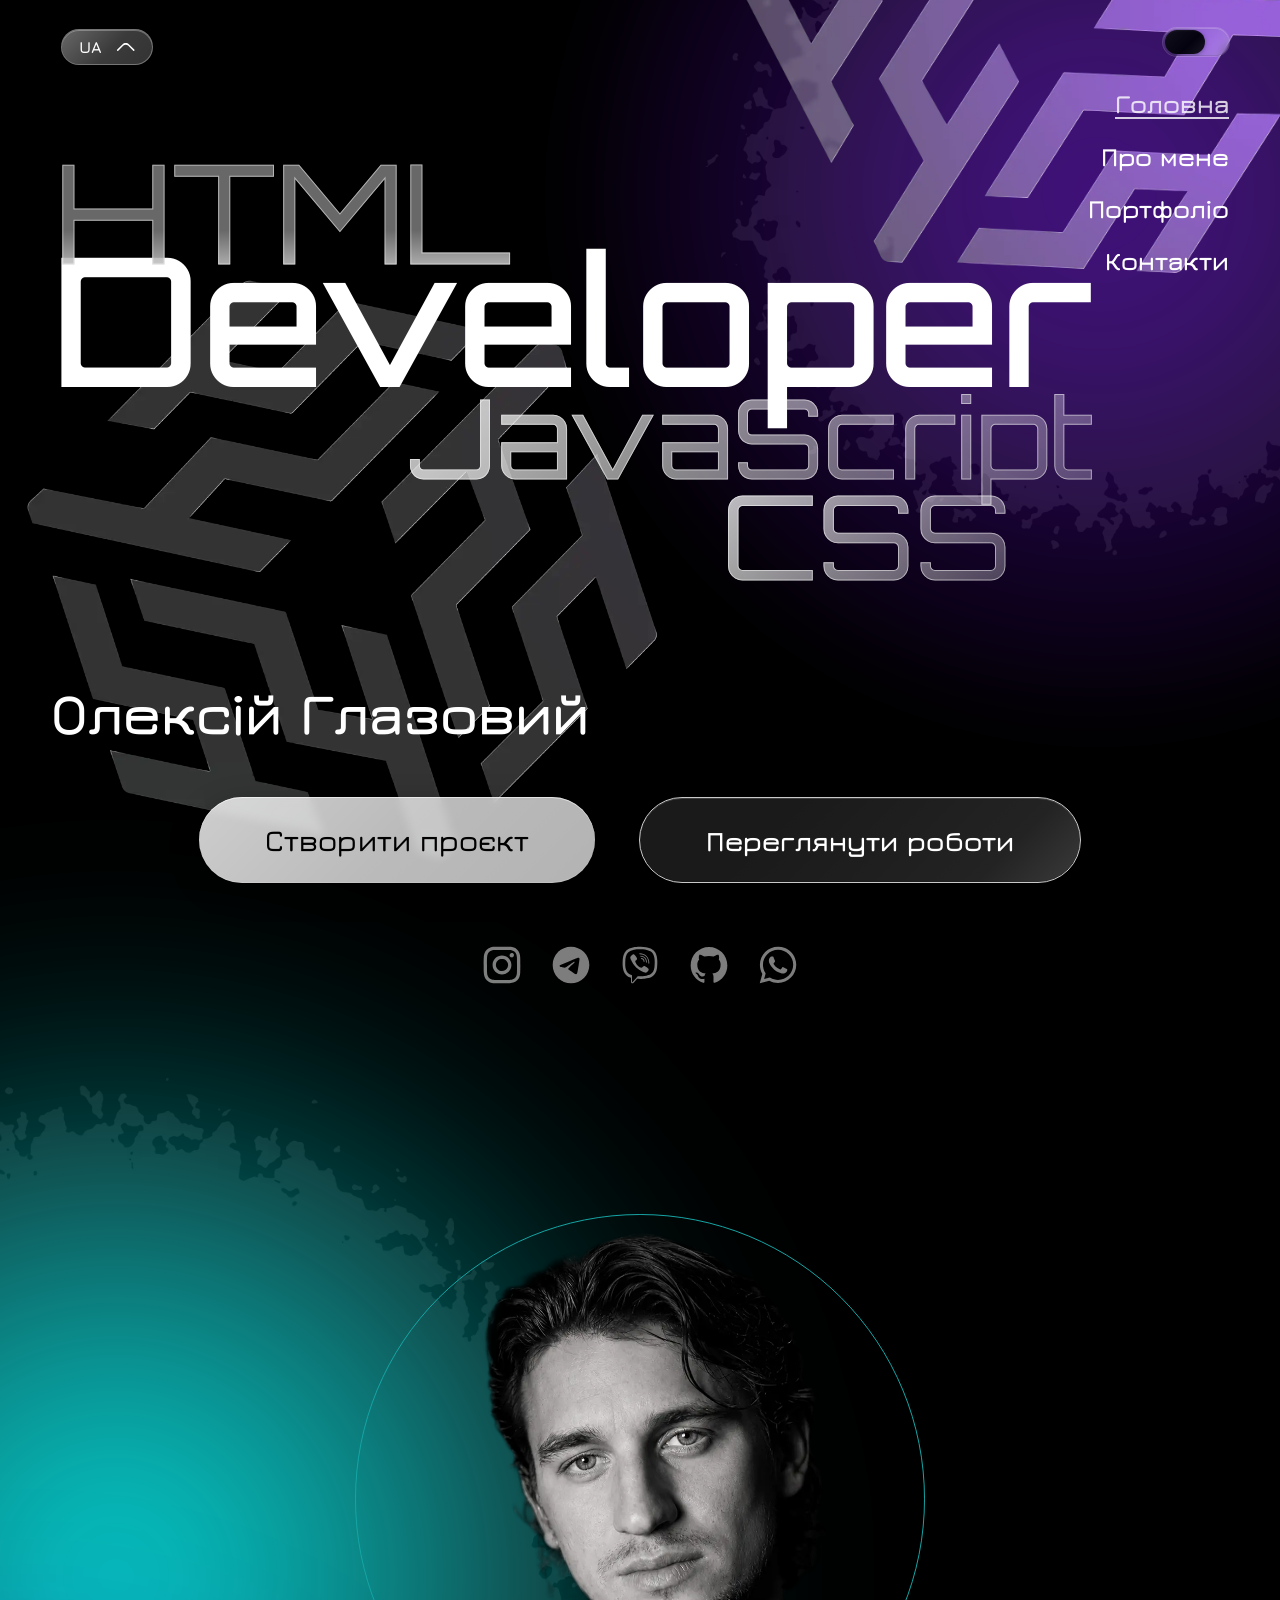
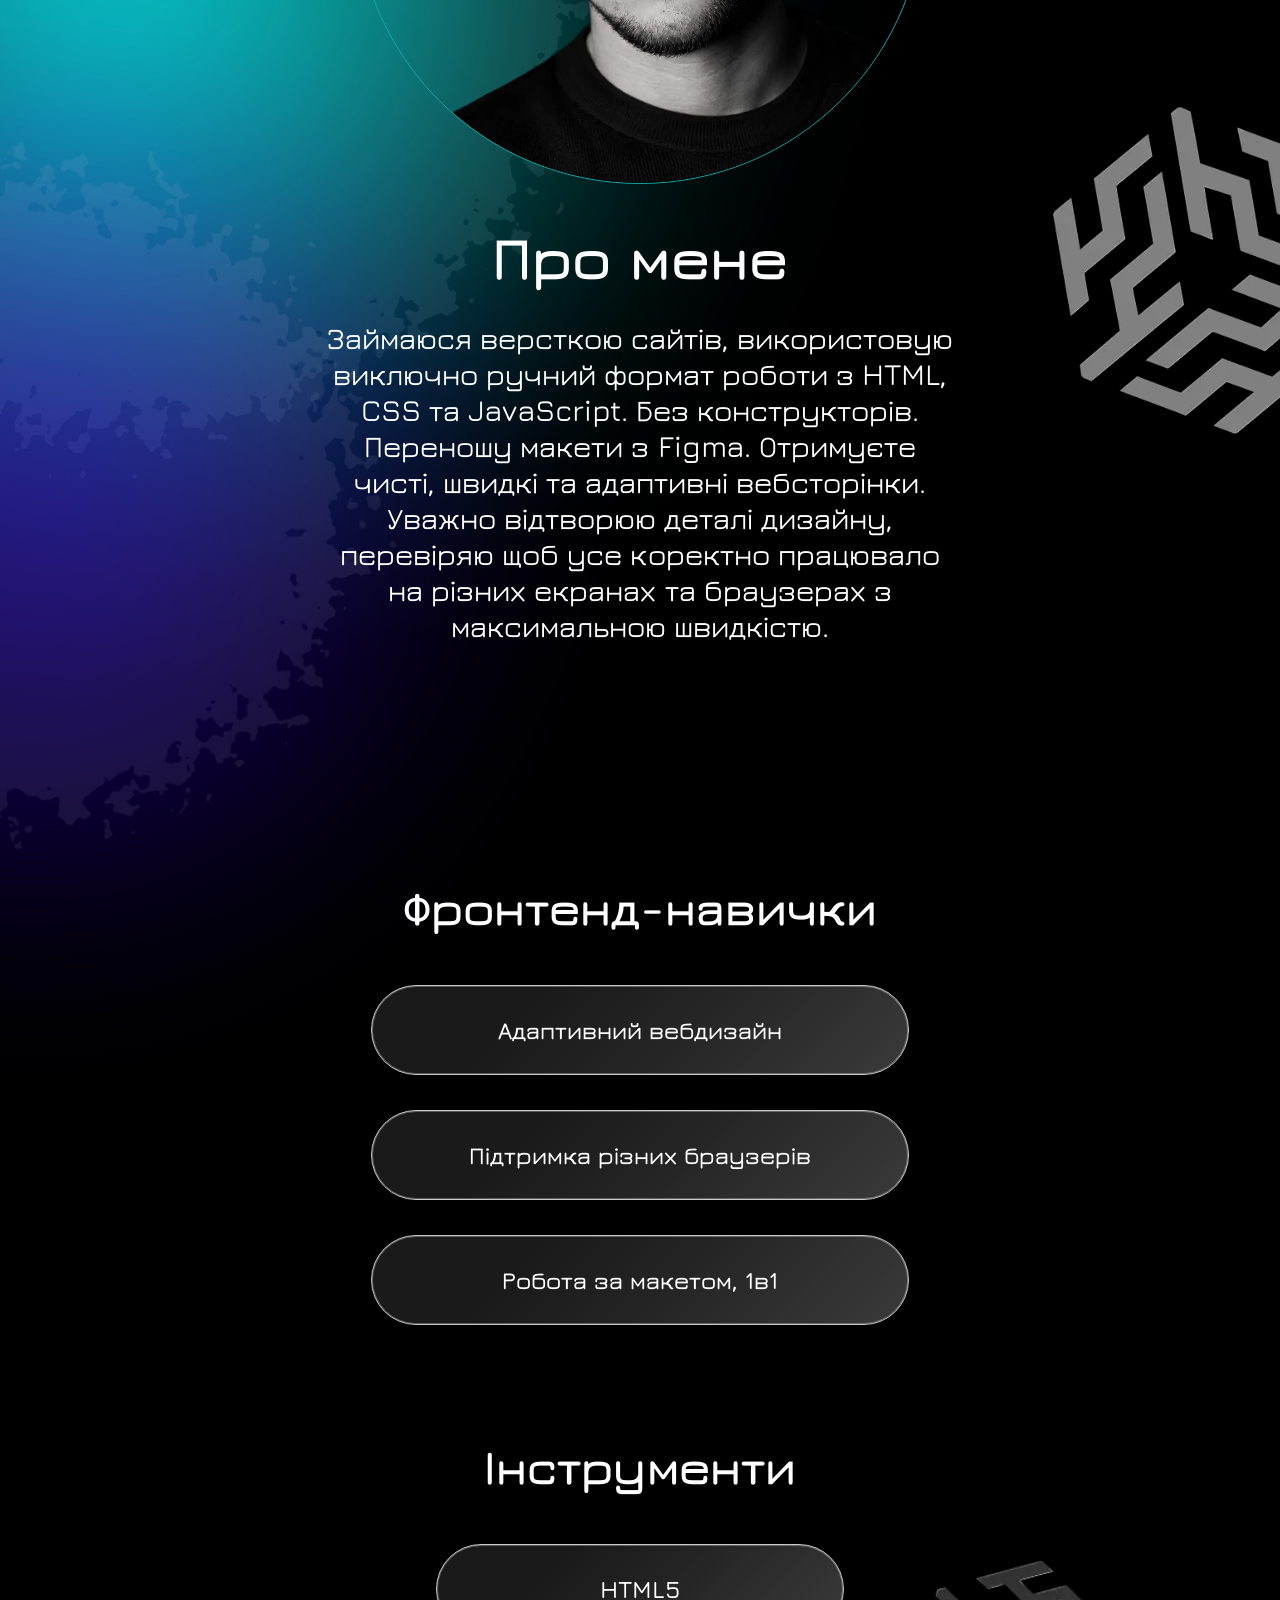
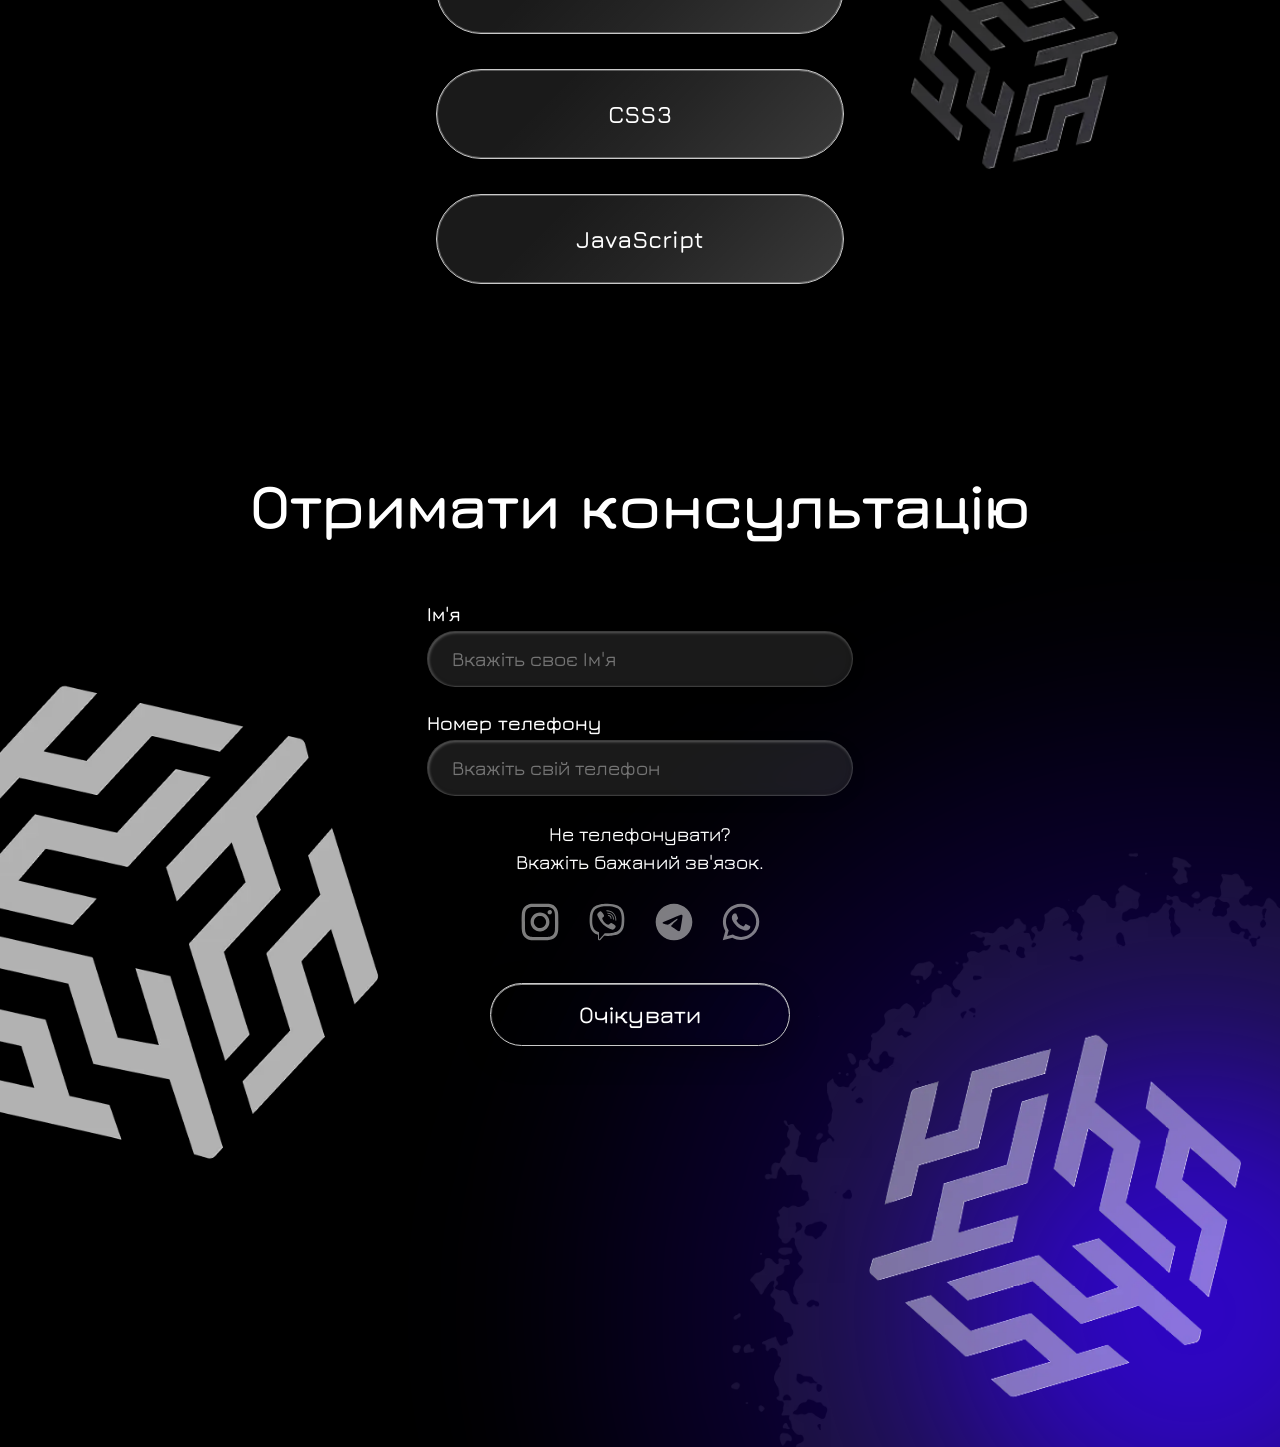
<file: index.html>
<!doctype html>
<html lang="uk">
  <head>
    <meta charset="UTF-8" />
    <meta name="viewport" content="width=device-width, initial-scale=1.0" />
    <meta name="description" content="Портфоліо Front-end розробника. Спеціалізуюся на створенні адаптивних веб-інтерфейсів за допомогою HTML, CSS та JavaScript. Перегляньте мої проєкти." />
    <title>Портфоліо Front-end розробника</title>

    <link rel="icon" type="image/webp" href="img/favicon.webp" />

    <!-- CSS -->
    <link rel="stylesheet" href="initial.css" />
    <link
      rel="preload"
      href="style.css"
      as="style"
      onload="
        this.onload = null;
        this.rel = 'stylesheet';
      "
    />

    <noscript>
      <link rel="stylesheet" href="style.css" />
    </noscript>
  </head>
  <body class="preload">
    <header>
      <div class="container">
        <div class="header-cont">
          <div class="lang-swapper">
            <div>
              <span data-lang="ua">UA</span>
              <svg width="18" height="8" viewBox="0 0 18 8" fill="none" xmlns="http://www.w3.org/2000/svg">
                <path
                  d="M0.243671 6.5581C-0.0619049 6.86368 -0.0829334 7.38209 0.196703 7.71602C0.476339 8.04994 0.950747 8.07292 1.25632 7.76734L6.42788 2.59577C7.70338 1.32028 9.79659 1.32028 11.0721 2.59577L16.2437 7.76734C16.5492 8.07292 17.0237 8.04994 17.3033 7.71601C17.5829 7.38209 17.5619 6.86368 17.2563 6.5581L12.0847 1.38653C10.236 -0.462173 7.26393 -0.462172 5.41523 1.38653L0.243671 6.5581Z"
                  fill="white"
                />
              </svg>
            </div>
            <ul>
              <li data-lang="en">EN</li>
              <li data-lang="pl">PL</li>
              <li data-lang="ru">RU</li>
            </ul>
          </div>

          <div class="wrap-btn-swap">
            <input type="checkbox" id="btn-swap" />
            <label for="btn-swap">
              <span></span>
            </label>
          </div>

          <nav>
            <ul>
              <li>
                <a href="#" id="pageHome" data-i18n="pageHome" class="st">Головна</a>
              </li>
              <li>
                <a href="#" id="pageAbout" data-i18n="pageAbout">Про мене</a>
              </li>
              <li>
                <a href="#" id="pageWorks" data-i18n="pageWorks">Портфоліо</a>
              </li>
              <li>
                <a href="#" id="pageCont" data-i18n="pageCont">Контакти</a>
              </li>
            </ul>

            <div class="decor-nine">
              <div class="wrap">
                <div class="cube">
                  <img
                    width="450"
                    height="450"
                    data-light="img/decoration/dark/w-cube7l-nav.webp"
                    data-dark="img/decoration/cube7l-nav.webp"
                    src="img/decoration/cube7l-nav.webp"
                    loading="lazy"
                    alt=""
                  />
                </div>
                <span></span>
                <div class="texture">
                  <img
                    width="1400"
                    height="1400"
                    data-light="img/decoration/dark/w-texture5l-nav.svg"
                    data-dark="img/decoration/texture5l-nav.webp"
                    src="img/decoration/texture5l-nav.webp"
                    loading="lazy"
                    alt=""
                  />
                </div>
              </div>
            </div>
          </nav>

          <div class="decor-one">
            <div class="wrap">
              <div class="cube">
                <img width="700" height="700" data-light="img/decoration/dark/w-cube1.webp" data-dark="img/decoration/cube1.webp" src="img/decoration/cube1.webp" fetchpriority="high" alt="" />
              </div>
              <span></span>
              <div class="texture">
                <img
                  width="872"
                  height="805"
                  data-light="img/decoration/dark/w-texture1.webp"
                  data-dark="img/decoration/texture1.webp"
                  src="img/decoration/texture1.webp"
                  fetchpriority="high"
                  alt=""
                />
              </div>
            </div>
          </div>
        </div>
      </div>
    </header>
    <main>
      <div class="container p-cont-one">
        <section class="hero">
          <div class="decor-two">
            <div class="cube">
              <img width="850" height="850" data-light="img/decoration/dark/w-cube2.webp" data-dark="img/decoration/cube2.webp" src="img/decoration/cube2.webp" alt="" />
              <img width="850" height="850" data-light="img/decoration/dark/w-cube2l.webp" data-dark="img/decoration/cube2l.webp" src="img/decoration/cube2l.webp" alt="" />
            </div>
          </div>
          <div class="bl-l">
            <div class="hero-title">
              <h2>HTML</h2>
              <h1>Developer</h1>
              <h4>JavaScript</h4>
              <h3>CSS</h3>
            </div>
          </div>

          <div class="bl-r">
            <div class="hero-inf">
              <div class="hero-inf-text" data-i18n="heroName">Олексій Глазовий</div>
              <div class="hero-wrap-btn-cta">
                <button id="btnCreateProject" data-i18n="btnCreateProject" type="button">Створити проект</button>
                <button id="btnShowWorks" data-i18n="btnShowWorks">Переглянути роботи</button>
              </div>
            </div>

            <div class="hero-social">
              <ul>
                <li>
                  <a href="https://www.instagram.com/affa.green/" target="_blank" rel="noopener noreferrer" aria-label="Instagram">
                    <svg width="44" height="44" viewBox="0 0 44 44" fill="none" xmlns="http://www.w3.org/2000/svg">
                      <path
                        d="M14.4071 3.79503C12.4565 3.887 11.1244 4.19836 9.95979 4.65578C8.75468 5.12557 7.73305 5.75578 6.71662 6.77588C5.70035 7.79597 5.07426 8.81821 4.60798 10.0255C4.15668 11.1924 3.85082 12.5257 3.76465 14.4774C3.67848 16.4291 3.65939 17.0566 3.66901 22.0353C3.67848 27.0137 3.70048 27.6378 3.79505 29.5937C3.88825 31.5439 4.19839 32.8757 4.65596 34.0406C5.12651 35.2459 5.75596 36.267 6.77651 37.2838C7.79691 38.3005 8.81839 38.9251 10.0284 39.3921C11.1944 39.8428 12.528 40.15 14.4794 40.2354C16.4308 40.321 17.0589 40.3409 22.0361 40.3312C27.0133 40.3218 27.64 40.2996 29.5952 40.2069C31.5508 40.1141 32.8754 39.8017 34.0408 39.3463C35.246 38.8748 36.268 38.2463 37.2839 37.2256C38.2999 36.2047 38.9255 35.1817 39.3915 33.9738C39.8433 32.8078 40.1502 31.4744 40.2348 29.5243C40.3204 27.5674 40.3406 26.9427 40.3311 21.9649C40.3215 16.9869 40.299 16.3628 40.2063 14.4077C40.1135 12.4526 39.8029 11.125 39.3457 9.95931C38.8745 8.75404 38.2457 7.73364 37.2257 6.71614C36.2056 5.69864 35.1817 5.07348 33.9745 4.60857C32.8076 4.15711 31.4749 3.84957 29.5234 3.76524C27.572 3.68091 26.9439 3.65906 21.9649 3.66884C16.9859 3.67831 16.3626 3.6997 14.4071 3.79503ZM14.6213 36.9373C12.8338 36.8595 11.8632 36.5625 11.2164 36.3139C10.3599 35.9839 9.74972 35.585 9.10515 34.9466C8.46043 34.3083 8.06458 33.6959 7.73015 32.8413C7.47898 32.1944 7.17648 31.2249 7.09291 29.4374C7.00201 27.5055 6.98291 26.9254 6.97222 22.0307C6.96153 17.1362 6.98032 16.5567 7.06496 14.6241C7.14135 12.8381 7.44018 11.8664 7.68829 11.2199C8.01829 10.3623 8.41582 9.75321 9.05565 9.1091C9.69548 8.46484 10.306 8.06807 11.1614 7.73364C11.8076 7.48141 12.777 7.1815 14.5637 7.09641C16.4972 7.00474 17.0765 6.98641 21.9704 6.97571C26.8643 6.96502 27.4452 6.98335 29.3794 7.0686C31.1653 7.14621 32.1375 7.44214 32.7833 7.69193C33.64 8.02193 34.2499 8.41824 34.894 9.05929C35.5383 9.70004 35.9354 10.3084 36.2698 11.1656C36.5223 11.8099 36.8224 12.779 36.9067 14.5669C36.9987 16.5003 37.0196 17.0801 37.0283 21.9736C37.0372 26.8671 37.0199 27.4482 36.9352 29.3803C36.8572 31.1678 36.5608 32.1387 36.3118 32.7863C35.9818 33.6425 35.5841 34.253 34.9438 34.8968C34.3037 35.5407 33.694 35.9373 32.8381 36.2718C32.1928 36.5237 31.2222 36.8244 29.437 36.9095C27.5034 37.0004 26.9241 37.0195 22.0283 37.0302C17.1326 37.0408 16.5547 37.021 14.6213 36.9373ZM29.5671 12.2015C29.5679 12.6366 29.6976 13.0618 29.94 13.4232C30.1824 13.7846 30.5265 14.066 30.9288 14.2318C31.3312 14.3976 31.7736 14.4404 32.2003 14.3547C32.6269 14.2691 33.0186 14.0588 33.3257 13.7505C33.6328 13.4422 33.8416 13.0498 33.9257 12.6228C34.0098 12.1959 33.9653 11.7536 33.798 11.3519C33.6307 10.9502 33.348 10.6071 32.9857 10.3661C32.6234 10.1251 32.1977 9.9969 31.7626 9.99781C31.1792 9.99902 30.6203 10.2318 30.2086 10.6451C29.7969 11.0583 29.5662 11.6182 29.5671 12.2015ZM12.5867 22.0184C12.5969 27.2177 16.8195 31.4229 22.0176 31.4131C27.216 31.4032 31.4241 27.181 31.4144 21.9817C31.4044 16.7824 27.1809 12.5759 21.9819 12.5862C16.7828 12.5964 12.5769 16.8196 12.5867 22.0184ZM15.8889 22.0118C15.8866 20.8031 16.2426 19.6209 16.9121 18.6146C17.5816 17.6083 18.5345 16.8232 19.6502 16.3584C20.766 15.8937 21.9945 15.7703 23.1804 16.0037C24.3663 16.2371 25.4563 16.817 26.3127 17.6699C27.169 18.5229 27.7532 19.6106 27.9913 20.7956C28.2295 21.9805 28.1109 23.2095 27.6506 24.3271C27.1903 25.4447 26.409 26.4006 25.4053 27.0741C24.4017 27.7476 23.2209 28.1084 22.0123 28.1108C21.2097 28.1125 20.4147 27.9561 19.6726 27.6505C18.9305 27.3449 18.2559 26.8961 17.6873 26.3297C17.1186 25.7633 16.6671 25.0905 16.3586 24.3496C16.05 23.6088 15.8904 22.8144 15.8889 22.0118Z"
                        fill="white"
                        fill-opacity="0.7"
                      />
                    </svg>
                  </a>
                </li>

                <li>
                  <a href="https://t.me/WhooisFinch" target="_blank" rel="noopener noreferrer" aria-label="Telegram">
                    <svg width="44" height="44" viewBox="0 0 44 44" fill="none" xmlns="http://www.w3.org/2000/svg">
                      <path
                        d="M21.9145 3.66671C17.0671 3.68933 12.4259 5.63085 9.00617 9.06657C5.58649 12.5023 3.6667 17.1525 3.66675 22C3.66675 26.8623 5.59829 31.5255 9.03646 34.9637C12.4746 38.4018 17.1378 40.3334 22.0001 40.3334C26.8624 40.3334 31.5255 38.4018 34.9637 34.9637C38.4019 31.5255 40.3334 26.8623 40.3334 22C40.3334 17.1377 38.4019 12.4746 34.9637 9.03642C31.5255 5.59825 26.8624 3.66671 22.0001 3.66671C21.9716 3.66664 21.943 3.66664 21.9145 3.66671ZM29.4954 14.7034C29.6481 14.7003 29.9858 14.7385 30.2058 14.9173C30.352 15.0442 30.4452 15.2214 30.467 15.4138C30.4915 15.5559 30.522 15.8813 30.4976 16.1349C30.2226 19.0346 29.0279 26.0685 28.4198 29.315C28.1631 30.69 27.6574 31.1499 27.167 31.1942C26.1037 31.2935 25.2955 30.4914 24.2642 29.8161C22.6509 28.7574 21.7388 28.0989 20.1729 27.0662C18.3624 25.8745 19.5358 25.2175 20.567 24.1481C20.8374 23.867 25.5277 19.5999 25.6194 19.2134C25.6301 19.1645 25.6408 18.9842 25.5338 18.8895C25.4269 18.7948 25.268 18.8268 25.1534 18.8528C24.9915 18.8895 22.4141 20.5945 17.4213 23.9632C16.688 24.4674 16.0265 24.7118 15.4322 24.6966C14.7783 24.6843 13.5194 24.3284 12.5829 24.0243C11.434 23.65 10.5219 23.453 10.6013 22.8189C10.6426 22.4889 11.0979 22.1513 11.9656 21.806C17.3098 19.4777 20.8726 17.9423 22.657 17.2013C27.7476 15.0838 28.8063 14.7156 29.4954 14.7034Z"
                        fill="white"
                        fill-opacity="0.7"
                      />
                    </svg>
                  </a>
                </li>

                <li>
                  <a href="#" target="_blank" rel="noopener noreferrer" aria-label="Viber">
                    <svg width="44" height="44" viewBox="0 0 44 44" fill="none" xmlns="http://www.w3.org/2000/svg">
                      <path
                        d="M21.0833 3.66666C18.1393 3.70943 11.8143 4.19221 8.28052 7.43568C5.6558 10.0635 4.72997 13.9028 4.63372 18.6649C4.53747 23.4254 4.41219 32.3522 13.0166 34.7722H13.0212L13.0151 38.4633C13.0151 38.4633 12.9586 39.956 13.947 40.2615C15.1341 40.6312 15.8323 39.4976 16.972 38.2724C17.5939 37.6001 18.457 36.6162 19.1064 35.8585C24.9883 36.3565 29.5136 35.2229 30.03 35.0564C31.2155 34.6714 37.9377 33.8097 39.0316 24.886C40.1622 15.6887 38.4816 9.86791 35.4566 7.24624C34.5461 6.40596 30.8641 3.73235 22.6615 3.69721C22.6615 3.69721 22.058 3.65902 21.0772 3.67124L21.0833 3.66666ZM21.1719 6.25318C22.0045 6.24707 22.5164 6.27916 22.5164 6.27916C29.4555 6.30971 32.7784 8.39971 33.55 9.09943C36.109 11.2918 37.4152 16.5367 36.4619 24.2199V24.2229C35.5391 31.6754 30.085 32.1429 29.0797 32.4653C28.6519 32.6028 24.6766 33.5912 19.6793 33.2658C19.6793 33.2658 15.9576 37.7575 14.795 38.9247C14.6116 39.108 14.3977 39.1799 14.2572 39.1447C14.0586 39.0943 14.0036 38.8575 14.0051 38.5122L14.0357 32.3736C6.76038 30.3569 7.18358 22.7608 7.26761 18.784C7.35011 14.8057 8.09719 11.5454 10.317 9.35305C13.3115 6.6443 18.6801 6.26999 21.1795 6.25166L21.1719 6.25318ZM21.7525 10.2285C21.4973 10.2285 21.2895 10.4347 21.288 10.6899C21.288 10.945 21.4912 11.1528 21.7464 11.1558C24.2275 11.1711 26.2472 11.9762 27.9002 13.588C29.5395 15.1861 30.3752 17.3586 30.3951 20.2094C30.3982 20.4646 30.609 20.6678 30.8641 20.6678C31.1177 20.6647 31.3225 20.4569 31.3225 20.2033C31.3011 17.1722 30.3783 14.7094 28.548 12.925C26.73 11.1528 24.4337 10.2468 21.7525 10.2285ZM15.7025 11.2903C15.4122 11.2414 15.0914 11.2979 14.7614 11.469L14.7461 11.4721C14.0891 11.8494 13.4994 12.3307 12.9952 12.896C12.9922 12.9021 12.9861 12.9021 12.983 12.9082C12.5751 13.4017 12.3414 13.8829 12.2802 14.3565C12.268 14.4268 12.265 14.4986 12.2695 14.5704C12.2695 14.7782 12.3032 14.9829 12.3689 15.1815L12.3887 15.1968C12.595 15.9301 13.1114 17.1462 14.2297 19.1751C14.8714 20.3485 15.6093 21.4668 16.4389 22.5149C16.8514 23.0404 17.2944 23.543 17.768 24.0182L17.9697 24.2199C18.4433 24.6904 18.9475 25.1365 19.473 25.549C20.5211 26.3786 21.6394 27.118 22.8127 27.7597C24.8416 28.8796 26.0608 29.3944 26.7911 29.6022L26.8064 29.6236C27.005 29.6878 27.2112 29.7214 27.4205 29.7199C27.4908 29.7229 27.5611 29.7199 27.6314 29.7076C28.105 29.6526 28.5893 29.4174 29.0797 29.0049C29.0858 29.0049 29.0843 29.0018 29.0919 28.9972C29.6572 28.493 30.1354 27.8972 30.5127 27.2433L30.5173 27.228C30.8611 26.568 30.7465 25.9417 30.2423 25.5169C30.2362 25.5169 29.1759 24.6308 28.658 24.2489C28.108 23.8593 27.5427 23.4972 26.9576 23.1642C26.1784 22.7287 25.3809 23.0022 25.0509 23.43L24.368 24.2917C24.0166 24.724 23.3643 24.6675 23.3643 24.6675C18.5976 23.4514 17.3219 18.6251 17.3219 18.6251C17.3219 18.6251 17.2654 17.9743 17.7008 17.6229L18.5609 16.9385C18.9841 16.61 19.2576 15.8125 18.8207 15.0318C18.4891 14.4467 18.127 13.8768 17.7359 13.3283C17.354 12.8089 16.474 11.7501 16.4679 11.7471C16.2586 11.495 15.9943 11.3422 15.7009 11.2933L15.7025 11.2903ZM22.5622 12.6347C22.3208 12.6378 22.1191 12.8242 22.1039 13.0655C22.0886 13.3207 22.2795 13.5422 22.5347 13.5605C24.3069 13.6904 25.6162 14.2725 26.5757 15.3175C27.5382 16.3686 27.9965 17.6458 27.9598 19.2439C27.9568 19.5005 28.1584 19.7114 28.4182 19.7175C28.6718 19.7221 28.8841 19.5189 28.8918 19.2637C28.93 17.4686 28.3815 15.9133 27.2616 14.6896C26.1311 13.4521 24.5468 12.7753 22.6019 12.6332H22.5652L22.5622 12.6347ZM23.2695 15.125C23.0251 15.128 22.8265 15.319 22.8112 15.5635C22.799 15.8186 22.9945 16.0371 23.2512 16.0524C24.0502 16.0951 24.588 16.3197 24.9516 16.6971C25.3183 17.0714 25.5444 17.6443 25.5872 18.4754C25.6025 18.7305 25.8164 18.9261 26.073 18.9139C26.3282 18.9017 26.5237 18.6847 26.5115 18.4296C26.4657 17.4457 26.183 16.6299 25.6254 16.0508C25.0647 15.4733 24.2611 15.1739 23.3032 15.1235H23.2757L23.2695 15.125Z"
                        fill="white"
                        fill-opacity="0.7"
                      />
                    </svg>
                  </a>
                </li>

                <li>
                  <a href="https://github.com/mrGreenTitan" target="_blank" rel="noopener noreferrer" aria-label="GitHub">
                    <svg width="44" height="44" viewBox="0 0 44 44" fill="none" xmlns="http://www.w3.org/2000/svg">
                      <path
                        d="M22.0001 4.12042C11.8709 4.12042 3.66675 12.3292 3.66675 22.4538C3.66675 30.5556 8.91925 37.426 16.2022 39.8475C17.1188 40.0201 17.4549 39.4533 17.4549 38.966C17.4549 38.5306 17.4397 37.3771 17.432 35.8493C12.3323 36.9554 11.2567 33.3896 11.2567 33.3896C10.4226 31.2736 9.21716 30.7083 9.21716 30.7083C7.55647 29.5717 9.3455 29.5946 9.3455 29.5946C11.1865 29.7229 12.1536 31.4829 12.1536 31.4829C13.7883 34.2864 16.4451 33.4767 17.4931 33.0076C17.6581 31.8221 18.1302 31.0139 18.6542 30.5556C14.5827 30.0972 10.3034 28.5206 10.3034 21.4958C10.3034 19.4945 11.0138 17.8597 12.1902 16.5764C11.984 16.1135 11.3652 14.2496 12.3506 11.7242C12.3506 11.7242 13.8861 11.2322 17.3923 13.6033C18.859 13.1954 20.4173 12.9938 21.9756 12.9846C23.534 12.9938 25.0923 13.1954 26.559 13.6033C30.0423 11.2322 31.5777 11.7242 31.5777 11.7242C32.5631 14.2496 31.9444 16.1135 31.7611 16.5764C32.9298 17.8597 33.6402 19.4945 33.6402 21.4958C33.6402 28.5389 29.3548 30.0896 25.2756 30.5403C25.9173 31.0903 26.5131 32.2147 26.5131 33.9319C26.5131 36.3856 26.4902 38.3564 26.4902 38.9522C26.4902 39.4335 26.8111 40.0064 27.7506 39.8231C35.0855 37.4183 40.3334 30.5433 40.3334 22.4538C40.3334 12.3292 32.1247 4.12042 22.0001 4.12042Z"
                        fill="white"
                        fill-opacity="0.7"
                      />
                    </svg>
                  </a>
                </li>

                <li>
                  <a href="https://wa.me/380669053822" target="_blank" rel="noopener noreferrer" aria-label="WhatsApp">
                    <svg width="44" height="44" viewBox="0 0 44 44" fill="none" xmlns="http://www.w3.org/2000/svg">
                      <path
                        d="M30.3599 25.6392C29.9062 25.4116 27.6741 24.3147 27.2585 24.1619C26.8414 24.0106 26.5389 23.9358 26.2349 24.3911C25.9339 24.8448 25.0631 25.8669 24.7988 26.1694C24.5345 26.4734 24.2687 26.5101 23.8149 26.284C23.3612 26.0548 21.8976 25.5766 20.1635 24.0305C18.8145 22.8266 17.9024 21.3401 17.6381 20.8848C17.3738 20.4311 17.6106 20.1851 17.8367 19.959C18.0414 19.7558 18.292 19.4288 18.5181 19.1645C18.7457 18.8987 18.8206 18.7093 18.9734 18.4052C19.1246 18.1027 19.0498 17.8384 18.9352 17.6108C18.8206 17.3831 17.9131 15.148 17.5357 14.239C17.166 13.3544 16.7917 13.4751 16.5137 13.4598C16.2494 13.4476 15.9469 13.4445 15.6428 13.4445C15.3403 13.4445 14.8484 13.5576 14.4328 14.0129C14.0173 14.4666 12.8439 15.5651 12.8439 17.8002C12.8439 20.0338 14.471 22.1926 14.6971 22.4966C14.9248 22.7991 17.8994 27.3855 22.4537 29.3517C23.5369 29.8193 24.3817 30.0988 25.0417 30.3066C26.1295 30.6534 27.1195 30.6045 27.9002 30.4869C28.7726 30.357 30.586 29.3884 30.9649 28.3281C31.3438 27.2679 31.3438 26.3588 31.2292 26.1694C31.1162 25.9799 30.8152 25.8669 30.3599 25.6392ZM22.0763 36.9494H22.0702C19.3657 36.9496 16.7109 36.2225 14.3839 34.8441L13.8324 34.5172L8.117 36.0174L9.64172 30.4441L9.28269 29.8727C7.77086 27.4653 6.97107 24.6793 6.97575 21.8366C6.97727 13.5102 13.753 6.73606 22.0824 6.73606C26.1157 6.73606 29.9077 8.30967 32.7585 11.1636C34.1651 12.5639 35.28 14.2294 36.0387 16.0635C36.7973 17.8976 37.1847 19.864 37.1784 21.8488C37.1738 30.1752 30.3996 36.9494 22.0763 36.9494ZM34.9295 8.99564C33.2462 7.30122 31.2433 5.95771 29.037 5.04297C26.8307 4.12824 24.4647 3.66046 22.0763 3.66675C12.0617 3.66675 3.91102 11.8174 3.90644 21.8351C3.90644 25.0373 4.74213 28.1631 6.33255 30.9177L3.75366 40.3334L13.3863 37.8065C16.0501 39.2577 19.0352 40.0183 22.0687 40.0187H22.0763C32.0894 40.0187 40.2416 31.868 40.2462 21.8488C40.2535 19.4613 39.7875 17.0961 38.8749 14.8899C37.9623 12.6836 36.6213 10.6803 34.9295 8.99564Z"
                        fill="white"
                        fill-opacity="0.7"
                      />
                    </svg>
                  </a>
                </li>
              </ul>
            </div>
          </div>
        </section>

        <section class="about" id="sectAbout">
          <div class="decor-three">
            <div class="wrap">
              <span></span>
              <div class="texture">
                <img loading="lazy" width="1116" height="1116" data-light="img/decoration/dark/w-texture2.svg" data-dark="img/decoration/texture2.webp" src="img/decoration/texture2.webp" alt="" />
              </div>
            </div>
          </div>
          <div class="decor-four">
            <div class="wrap">
              <span></span>
              <div class="texture">
                <img loading="lazy" width="850" height="850" data-light="img/decoration/dark/w-texture3.svg" data-dark="img/decoration/texture3.webp" src="img/decoration/texture3.webp" alt="" />
              </div>
            </div>
          </div>
          <div class="decor-six">
            <div class="cube">
              <img loading="lazy" width="520" height="520" data-light="img/decoration/dark/w-cube4.webp" data-dark="img/decoration/cube4.webp" src="img/decoration/cube4.webp" alt="" />
            </div>
          </div>
          <div class="bl-l">
            <div data-i18n="aboutMeTitle">Про мене</div>
            <p data-i18n="aboutMep">
              Займаюся версткою сайтів, використовую виключно ручний формат роботи з HTML, CSS та JavaScript. Без конструкторів. Переношу макети з Figma. Отримуєте чисті, швидкі та адаптивні
              вебсторінки. Уважно відтворюю деталі дизайну, перевіряю щоб усе коректно працювало на різних екранах та браузерах з максимальною швидкістю.
            </p>
          </div>
          <div class="bl-r">
            <div class="wrap-pers">
              <img loading="lazy" width="556" height="556" src="img/img-about.webp" alt="" />
              <img loading="lazy" width="556" height="556" src="img/img-about-mob.webp" alt="" />
            </div>
          </div>
        </section>

        <section class="skills">
          <div class="decor-seven">
            <div class="cube">
              <img loading="lazy" width="300" height="300" data-light="img/decoration/dark/w-cube5.webp" data-dark="img/decoration/cube5.webp" src="img/decoration/cube5.webp" alt="" />
            </div>
          </div>
          <div class="bl-l">
            <div data-i18n="skillsOne">Фронтенд-навички</div>
            <ul>
              <li data-i18n="skillsOneLiOne">Адаптивний вебдизайн</li>
              <li data-i18n="skillsOneLiTwo">Підтримка різних браузерів</li>
              <li data-i18n="skillsOneLiThree">Робота за макетом, 1в1</li>
            </ul>
          </div>

          <div class="bl-r">
            <div data-i18n="skillsTwo">Інструменти</div>
            <ul>
              <li data-i18n="skillsTwoLiOne">HTML5</li>
              <li data-i18n="skillsTwoLiTwo">CSS3</li>
              <li data-i18n="skillsTwoLiThree">JavaScript</li>
            </ul>
          </div>
        </section>

        <section class="contact">
          <div class="decor-five">
            <div class="wrap">
              <div class="cube">
                <img loading="lazy" width="550" height="550" data-light="img/decoration/dark/w-cube3.webp" data-dark="img/decoration/cube3.webp" src="img/decoration/cube3.webp" alt="" />
              </div>
              <span></span>
              <div class="texture">
                <img loading="lazy" width="1000" height="1000" data-light="img/decoration/dark/w-texture4.svg" data-dark="img/decoration/texture4.webp" src="img/decoration/texture4.webp" alt="" />
              </div>
            </div>
          </div>
          <div class="decor-eight">
            <div class="cube">
              <img loading="lazy" width="700" height="700" data-light="img/decoration/dark/w-cube6.webp" data-dark="img/decoration/cube6.webp" src="img/decoration/cube6.webp" alt="" />
            </div>
          </div>
          <form id="clForm" action="https://formspree.io/f/xvkowjll" method="post">
            <div class="wrap-cont">
              <div class="bl-contact" data-i18n="contactTitle">Отримати консультацію</div>

              <div class="wrap-inputs">
                <div class="wrap-inp-name">
                  <label data-i18n="inpNameLabel" for="inpName">Ім'я</label>
                  <input id="inpName" type="text" name="name" data-i18n-placeholder="namePlaceholder" placeholder="Вкажіть своє Ім'я" required />
                </div>
                <div class="wrap-inp-phone">
                  <label data-i18n="inpPhoneLabel" for="inpPhone">Номер телефону</label>
                  <input id="inpPhone" type="text" name="phone" data-i18n-placeholder="phonePlaceholder" placeholder="Вкажіть свій телефон" />
                </div>
              </div>

              <div class="wrap-forcontacts">
                <div class="wrap-forcont-text" data-i18n="forCont">
                  Не телефонувати?
                  <br />
                  Вкажіть бажаний зв'язок.
                </div>
                <div class="wrap-forcont-socials">
                  <span class="inst">
                    <svg width="44" height="44" viewBox="0 0 44 44" fill="none" xmlns="http://www.w3.org/2000/svg">
                      <path
                        d="M14.4071 3.79503C12.4565 3.887 11.1244 4.19836 9.95979 4.65578C8.75468 5.12557 7.73305 5.75578 6.71662 6.77588C5.70035 7.79597 5.07426 8.81821 4.60798 10.0255C4.15668 11.1924 3.85082 12.5257 3.76465 14.4774C3.67848 16.4291 3.65939 17.0566 3.66901 22.0353C3.67848 27.0137 3.70048 27.6378 3.79505 29.5937C3.88825 31.5439 4.19839 32.8757 4.65596 34.0406C5.12651 35.2459 5.75596 36.267 6.77651 37.2838C7.79691 38.3005 8.81839 38.9251 10.0284 39.3921C11.1944 39.8428 12.528 40.15 14.4794 40.2354C16.4308 40.321 17.0589 40.3409 22.0361 40.3312C27.0133 40.3218 27.64 40.2996 29.5952 40.2069C31.5508 40.1141 32.8754 39.8017 34.0408 39.3463C35.246 38.8748 36.268 38.2463 37.2839 37.2256C38.2999 36.2047 38.9255 35.1817 39.3915 33.9738C39.8433 32.8078 40.1502 31.4744 40.2348 29.5243C40.3204 27.5674 40.3406 26.9427 40.3311 21.9649C40.3215 16.9869 40.299 16.3628 40.2063 14.4077C40.1135 12.4526 39.8029 11.125 39.3457 9.95931C38.8745 8.75404 38.2457 7.73364 37.2257 6.71614C36.2056 5.69864 35.1817 5.07348 33.9745 4.60857C32.8076 4.15711 31.4749 3.84957 29.5234 3.76524C27.572 3.68091 26.9439 3.65906 21.9649 3.66884C16.9859 3.67831 16.3626 3.6997 14.4071 3.79503ZM14.6213 36.9373C12.8338 36.8595 11.8632 36.5625 11.2164 36.3139C10.3599 35.9839 9.74972 35.585 9.10515 34.9466C8.46043 34.3083 8.06458 33.6959 7.73015 32.8413C7.47898 32.1944 7.17648 31.2249 7.09291 29.4374C7.00201 27.5055 6.98291 26.9254 6.97222 22.0307C6.96153 17.1362 6.98032 16.5567 7.06496 14.6241C7.14135 12.8381 7.44018 11.8664 7.68829 11.2199C8.01829 10.3623 8.41582 9.75321 9.05565 9.1091C9.69548 8.46484 10.306 8.06807 11.1614 7.73364C11.8076 7.48141 12.777 7.1815 14.5637 7.09641C16.4972 7.00474 17.0765 6.98641 21.9704 6.97571C26.8643 6.96502 27.4452 6.98335 29.3794 7.0686C31.1653 7.14621 32.1375 7.44214 32.7833 7.69193C33.64 8.02193 34.2499 8.41824 34.894 9.05929C35.5383 9.70004 35.9354 10.3084 36.2698 11.1656C36.5223 11.8099 36.8224 12.779 36.9067 14.5669C36.9987 16.5003 37.0196 17.0801 37.0283 21.9736C37.0372 26.8671 37.0199 27.4482 36.9352 29.3803C36.8572 31.1678 36.5608 32.1387 36.3118 32.7863C35.9818 33.6425 35.5841 34.253 34.9438 34.8968C34.3037 35.5407 33.694 35.9373 32.8381 36.2718C32.1928 36.5237 31.2222 36.8244 29.437 36.9095C27.5034 37.0004 26.9241 37.0195 22.0283 37.0302C17.1326 37.0408 16.5547 37.021 14.6213 36.9373ZM29.5671 12.2015C29.5679 12.6366 29.6976 13.0618 29.94 13.4232C30.1824 13.7846 30.5265 14.066 30.9288 14.2318C31.3312 14.3976 31.7736 14.4404 32.2003 14.3547C32.6269 14.2691 33.0186 14.0588 33.3257 13.7505C33.6328 13.4422 33.8416 13.0498 33.9257 12.6228C34.0098 12.1959 33.9653 11.7536 33.798 11.3519C33.6307 10.9502 33.348 10.6071 32.9857 10.3661C32.6234 10.1251 32.1977 9.9969 31.7626 9.99781C31.1792 9.99902 30.6203 10.2318 30.2086 10.6451C29.7969 11.0583 29.5662 11.6182 29.5671 12.2015ZM12.5867 22.0184C12.5969 27.2177 16.8195 31.4229 22.0176 31.4131C27.216 31.4032 31.4241 27.181 31.4144 21.9817C31.4044 16.7824 27.1809 12.5759 21.9819 12.5862C16.7828 12.5964 12.5769 16.8196 12.5867 22.0184ZM15.8889 22.0118C15.8866 20.8031 16.2426 19.6209 16.9121 18.6146C17.5816 17.6083 18.5345 16.8232 19.6502 16.3584C20.766 15.8937 21.9945 15.7703 23.1804 16.0037C24.3663 16.2371 25.4563 16.817 26.3127 17.6699C27.169 18.5229 27.7532 19.6106 27.9913 20.7956C28.2295 21.9805 28.1109 23.2095 27.6506 24.3271C27.1903 25.4447 26.409 26.4006 25.4053 27.0741C24.4017 27.7476 23.2209 28.1084 22.0123 28.1108C21.2097 28.1125 20.4147 27.9561 19.6726 27.6505C18.9305 27.3449 18.2559 26.8961 17.6873 26.3297C17.1186 25.7633 16.6671 25.0905 16.3586 24.3496C16.05 23.6088 15.8904 22.8144 15.8889 22.0118Z"
                        fill="white"
                        fill-opacity="0.7"
                      />
                    </svg>
                  </span>
                  <span class="viber">
                    <svg width="44" height="44" viewBox="0 0 44 44" fill="none" xmlns="http://www.w3.org/2000/svg">
                      <path
                        d="M21.0833 3.66666C18.1393 3.70943 11.8143 4.19221 8.28052 7.43568C5.6558 10.0635 4.72997 13.9028 4.63372 18.6649C4.53747 23.4254 4.41219 32.3522 13.0166 34.7722H13.0212L13.0151 38.4633C13.0151 38.4633 12.9586 39.956 13.947 40.2615C15.1341 40.6312 15.8323 39.4976 16.972 38.2724C17.5939 37.6001 18.457 36.6162 19.1064 35.8585C24.9883 36.3565 29.5136 35.2229 30.03 35.0564C31.2155 34.6714 37.9377 33.8097 39.0316 24.886C40.1622 15.6887 38.4816 9.86791 35.4566 7.24624C34.5461 6.40596 30.8641 3.73235 22.6615 3.69721C22.6615 3.69721 22.058 3.65902 21.0772 3.67124L21.0833 3.66666ZM21.1719 6.25318C22.0045 6.24707 22.5164 6.27916 22.5164 6.27916C29.4555 6.30971 32.7784 8.39971 33.55 9.09943C36.109 11.2918 37.4152 16.5367 36.4619 24.2199V24.2229C35.5391 31.6754 30.085 32.1429 29.0797 32.4653C28.6519 32.6028 24.6766 33.5912 19.6793 33.2658C19.6793 33.2658 15.9576 37.7575 14.795 38.9247C14.6116 39.108 14.3977 39.1799 14.2572 39.1447C14.0586 39.0943 14.0036 38.8575 14.0051 38.5122L14.0357 32.3736C6.76038 30.3569 7.18358 22.7608 7.26761 18.784C7.35011 14.8057 8.09719 11.5454 10.317 9.35305C13.3115 6.6443 18.6801 6.26999 21.1795 6.25166L21.1719 6.25318ZM21.7525 10.2285C21.4973 10.2285 21.2895 10.4347 21.288 10.6899C21.288 10.945 21.4912 11.1528 21.7464 11.1558C24.2275 11.1711 26.2472 11.9762 27.9002 13.588C29.5395 15.1861 30.3752 17.3586 30.3951 20.2094C30.3982 20.4646 30.609 20.6678 30.8641 20.6678C31.1177 20.6647 31.3225 20.4569 31.3225 20.2033C31.3011 17.1722 30.3783 14.7094 28.548 12.925C26.73 11.1528 24.4337 10.2468 21.7525 10.2285ZM15.7025 11.2903C15.4122 11.2414 15.0914 11.2979 14.7614 11.469L14.7461 11.4721C14.0891 11.8494 13.4994 12.3307 12.9952 12.896C12.9922 12.9021 12.9861 12.9021 12.983 12.9082C12.5751 13.4017 12.3414 13.8829 12.2802 14.3565C12.268 14.4268 12.265 14.4986 12.2695 14.5704C12.2695 14.7782 12.3032 14.9829 12.3689 15.1815L12.3887 15.1968C12.595 15.9301 13.1114 17.1462 14.2297 19.1751C14.8714 20.3485 15.6093 21.4668 16.4389 22.5149C16.8514 23.0404 17.2944 23.543 17.768 24.0182L17.9697 24.2199C18.4433 24.6904 18.9475 25.1365 19.473 25.549C20.5211 26.3786 21.6394 27.118 22.8127 27.7597C24.8416 28.8796 26.0608 29.3944 26.7911 29.6022L26.8064 29.6236C27.005 29.6878 27.2112 29.7214 27.4205 29.7199C27.4908 29.7229 27.5611 29.7199 27.6314 29.7076C28.105 29.6526 28.5893 29.4174 29.0797 29.0049C29.0858 29.0049 29.0843 29.0018 29.0919 28.9972C29.6572 28.493 30.1354 27.8972 30.5127 27.2433L30.5173 27.228C30.8611 26.568 30.7465 25.9417 30.2423 25.5169C30.2362 25.5169 29.1759 24.6308 28.658 24.2489C28.108 23.8593 27.5427 23.4972 26.9576 23.1642C26.1784 22.7287 25.3809 23.0022 25.0509 23.43L24.368 24.2917C24.0166 24.724 23.3643 24.6675 23.3643 24.6675C18.5976 23.4514 17.3219 18.6251 17.3219 18.6251C17.3219 18.6251 17.2654 17.9743 17.7008 17.6229L18.5609 16.9385C18.9841 16.61 19.2576 15.8125 18.8207 15.0318C18.4891 14.4467 18.127 13.8768 17.7359 13.3283C17.354 12.8089 16.474 11.7501 16.4679 11.7471C16.2586 11.495 15.9943 11.3422 15.7009 11.2933L15.7025 11.2903ZM22.5622 12.6347C22.3208 12.6378 22.1191 12.8242 22.1039 13.0655C22.0886 13.3207 22.2795 13.5422 22.5347 13.5605C24.3069 13.6904 25.6162 14.2725 26.5757 15.3175C27.5382 16.3686 27.9965 17.6458 27.9598 19.2439C27.9568 19.5005 28.1584 19.7114 28.4182 19.7175C28.6718 19.7221 28.8841 19.5189 28.8918 19.2637C28.93 17.4686 28.3815 15.9133 27.2616 14.6896C26.1311 13.4521 24.5468 12.7753 22.6019 12.6332H22.5652L22.5622 12.6347ZM23.2695 15.125C23.0251 15.128 22.8265 15.319 22.8112 15.5635C22.799 15.8186 22.9945 16.0371 23.2512 16.0524C24.0502 16.0951 24.588 16.3197 24.9516 16.6971C25.3183 17.0714 25.5444 17.6443 25.5872 18.4754C25.6025 18.7305 25.8164 18.9261 26.073 18.9139C26.3282 18.9017 26.5237 18.6847 26.5115 18.4296C26.4657 17.4457 26.183 16.6299 25.6254 16.0508C25.0647 15.4733 24.2611 15.1739 23.3032 15.1235H23.2757L23.2695 15.125Z"
                        fill="white"
                        fill-opacity="0.7"
                      />
                    </svg>
                  </span>
                  <span class="teleg">
                    <svg width="44" height="44" viewBox="0 0 44 44" fill="none" xmlns="http://www.w3.org/2000/svg">
                      <path
                        d="M21.9145 3.66671C17.0671 3.68933 12.4259 5.63085 9.00617 9.06657C5.58649 12.5023 3.6667 17.1525 3.66675 22C3.66675 26.8623 5.59829 31.5255 9.03646 34.9637C12.4746 38.4018 17.1378 40.3334 22.0001 40.3334C26.8624 40.3334 31.5255 38.4018 34.9637 34.9637C38.4019 31.5255 40.3334 26.8623 40.3334 22C40.3334 17.1377 38.4019 12.4746 34.9637 9.03642C31.5255 5.59825 26.8624 3.66671 22.0001 3.66671C21.9716 3.66664 21.943 3.66664 21.9145 3.66671ZM29.4954 14.7034C29.6481 14.7003 29.9858 14.7385 30.2058 14.9173C30.352 15.0442 30.4452 15.2214 30.467 15.4138C30.4915 15.5559 30.522 15.8813 30.4976 16.1349C30.2226 19.0346 29.0279 26.0685 28.4198 29.315C28.1631 30.69 27.6574 31.1499 27.167 31.1942C26.1037 31.2935 25.2955 30.4914 24.2642 29.8161C22.6509 28.7574 21.7388 28.0989 20.1729 27.0662C18.3624 25.8745 19.5358 25.2175 20.567 24.1481C20.8374 23.867 25.5277 19.5999 25.6194 19.2134C25.6301 19.1645 25.6408 18.9842 25.5338 18.8895C25.4269 18.7948 25.268 18.8268 25.1534 18.8528C24.9915 18.8895 22.4141 20.5945 17.4213 23.9632C16.688 24.4674 16.0265 24.7118 15.4322 24.6966C14.7783 24.6843 13.5194 24.3284 12.5829 24.0243C11.434 23.65 10.5219 23.453 10.6013 22.8189C10.6426 22.4889 11.0979 22.1513 11.9656 21.806C17.3098 19.4777 20.8726 17.9423 22.657 17.2013C27.7476 15.0838 28.8063 14.7156 29.4954 14.7034Z"
                        fill="white"
                        fill-opacity="0.7"
                      />
                    </svg>
                  </span>
                  <span class="whats">
                    <svg width="44" height="44" viewBox="0 0 44 44" fill="none" xmlns="http://www.w3.org/2000/svg">
                      <path
                        d="M30.3599 25.6392C29.9062 25.4116 27.6741 24.3147 27.2585 24.1619C26.8414 24.0106 26.5389 23.9358 26.2349 24.3911C25.9339 24.8448 25.0631 25.8669 24.7988 26.1694C24.5345 26.4734 24.2687 26.5101 23.8149 26.284C23.3612 26.0548 21.8976 25.5766 20.1635 24.0305C18.8145 22.8266 17.9024 21.3401 17.6381 20.8848C17.3738 20.4311 17.6106 20.1851 17.8367 19.959C18.0414 19.7558 18.292 19.4288 18.5181 19.1645C18.7457 18.8987 18.8206 18.7093 18.9734 18.4052C19.1246 18.1027 19.0498 17.8384 18.9352 17.6108C18.8206 17.3831 17.9131 15.148 17.5357 14.239C17.166 13.3544 16.7917 13.4751 16.5137 13.4598C16.2494 13.4476 15.9469 13.4445 15.6428 13.4445C15.3403 13.4445 14.8484 13.5576 14.4328 14.0129C14.0173 14.4666 12.8439 15.5651 12.8439 17.8002C12.8439 20.0338 14.471 22.1926 14.6971 22.4966C14.9248 22.7991 17.8994 27.3855 22.4537 29.3517C23.5369 29.8193 24.3817 30.0988 25.0417 30.3066C26.1295 30.6534 27.1195 30.6045 27.9002 30.4869C28.7726 30.357 30.586 29.3884 30.9649 28.3281C31.3438 27.2679 31.3438 26.3588 31.2292 26.1694C31.1162 25.9799 30.8152 25.8669 30.3599 25.6392ZM22.0763 36.9494H22.0702C19.3657 36.9496 16.7109 36.2225 14.3839 34.8441L13.8324 34.5172L8.117 36.0174L9.64172 30.4441L9.28269 29.8727C7.77086 27.4653 6.97107 24.6793 6.97575 21.8366C6.97727 13.5102 13.753 6.73606 22.0824 6.73606C26.1157 6.73606 29.9077 8.30967 32.7585 11.1636C34.1651 12.5639 35.28 14.2294 36.0387 16.0635C36.7973 17.8976 37.1847 19.864 37.1784 21.8488C37.1738 30.1752 30.3996 36.9494 22.0763 36.9494ZM34.9295 8.99564C33.2462 7.30122 31.2433 5.95771 29.037 5.04297C26.8307 4.12824 24.4647 3.66046 22.0763 3.66675C12.0617 3.66675 3.91102 11.8174 3.90644 21.8351C3.90644 25.0373 4.74213 28.1631 6.33255 30.9177L3.75366 40.3334L13.3863 37.8065C16.0501 39.2577 19.0352 40.0183 22.0687 40.0187H22.0763C32.0894 40.0187 40.2416 31.868 40.2462 21.8488C40.2535 19.4613 39.7875 17.0961 38.8749 14.8899C37.9623 12.6836 36.6213 10.6803 34.9295 8.99564Z"
                        fill="white"
                        fill-opacity="0.7"
                      />
                    </svg>
                  </span>
                </div>
                <div class="wrap-inp-social">
                  <label id="labelInpSicoal" for="inpSocial">Instagram</label>
                  <input id="inpSocial" type="text" name="social" placeholder="@affa.green" />
                </div>
              </div>

              <div class="wrap-btn-sumb">
                <button id="btnCtaSubm" data-i18n="btnCtaSubm" disabled>Очікувати</button>
              </div>
            </div>
          </form>
        </section>
      </div>

      <div class="container p-cont-two">
        <section class="works">
          <div class="decor-work-one">
            <div class="wrap">
              <span></span>
              <div class="texture">
                <img
                  loading="lazy"
                  width="1116"
                  height="1116"
                  data-light="img/decoration/dark/works/w-work-texture1.webp"
                  data-dark="img/decoration/works/work-texture1.webp"
                  src="img/decoration/works/work-texture1.webp"
                  alt=""
                />
                <img
                  loading="lazy"
                  width="1000"
                  height="1000"
                  data-light="img/decoration/dark/works/w-work-texture1l.webp"
                  data-dark="img/decoration/works/work-texture1l.webp"
                  src="img/decoration/works/work-texture1l.webp"
                  alt=""
                />
              </div>
            </div>
          </div>
          <div class="decor-work-two">
            <div class="wrap">
              <span></span>
              <div class="texture">
                <img
                  loading="lazy"
                  width="850"
                  height="850"
                  data-light="img/decoration/dark/works/w-work-texture2.webp"
                  data-dark="img/decoration/works/work-texture2.webp"
                  src="img/decoration/works/work-texture2.webp"
                  alt=""
                />

                <img
                  loading="lazy"
                  width="770"
                  height="770"
                  data-light="img/decoration/dark/works/w-work-texture2l.webp"
                  data-dark="img/decoration/works/work-texture2l.webp"
                  src="img/decoration/works/work-texture2l.webp"
                  alt=""
                />
              </div>
            </div>
          </div>
          <div class="decor-work-three">
            <div class="wrap">
              <span></span>
              <div class="texture">
                <img
                  loading="lazy"
                  width="1080"
                  height="1080"
                  data-light="img/decoration/dark/works/w-work-texture3.webp"
                  data-dark="img/decoration/works/work-texture3.webp"
                  src="img/decoration/works/work-texture3.webp"
                  alt=""
                />

                <img
                  loading="lazy"
                  width="1080"
                  height="1080"
                  data-light="img/decoration/dark/works/w-work-texture3l.webp"
                  data-dark="img/decoration/works/work-texture3l.webp"
                  src="img/decoration/works/work-texture3l.webp"
                  alt=""
                />
              </div>
            </div>
          </div>
          <div class="decor-work-four">
            <div class="wrap">
              <span></span>
              <div class="texture">
                <img
                  loading="lazy"
                  width="940"
                  height="940"
                  data-light="img/decoration/dark/works/w-work-texture4.webp"
                  data-dark="img/decoration/works/work-texture4.webp"
                  src="img/decoration/works/work-texture4.webp"
                  alt=""
                />

                <img
                  loading="lazy"
                  width="940"
                  height="940"
                  data-light="img/decoration/dark/works/w-work-texture4l.webp"
                  data-dark="img/decoration/works/work-texture4l.webp"
                  src="img/decoration/works/work-texture4l.webp"
                  alt=""
                />
              </div>
            </div>
          </div>
          <div class="decor-work-five">
            <div class="wrap">
              <span></span>
              <div class="texture">
                <img
                  loading="lazy"
                  width="1300"
                  height="1300"
                  data-light="img/decoration/dark/works/w-work-texture5.webp"
                  data-dark="img/decoration/works/work-texture5.webp"
                  src="img/decoration/works/work-texture5.webp"
                  alt=""
                />

                <img
                  loading="lazy"
                  width="1200"
                  height="1200"
                  data-light="img/decoration/dark/works/w-work-texture5l.webp"
                  data-dark="img/decoration/works/work-texture5l.webp"
                  src="img/decoration/works/work-texture5l.webp"
                  alt=""
                />
              </div>
            </div>
          </div>
          <div class="work-cube-one">
            <img
              loading="lazy"
              width="300"
              height="300"
              data-light="img/decoration/dark/works/w-work-сube1.webp"
              data-dark="img/decoration/works/work-сube1.webp"
              src="img/decoration/works/work-сube1.webp"
              alt=""
            />
          </div>
          <div class="work-cube-two">
            <img
              loading="lazy"
              width="500"
              height="500"
              data-light="img/decoration/dark/works/w-work-сube2.webp"
              data-dark="img/decoration/works/work-сube2.webp"
              src="img/decoration/works/work-сube2.webp"
              alt=""
            />
          </div>
          <div class="work-cube-three">
            <img
              loading="lazy"
              width="200"
              height="200"
              data-light="img/decoration/dark/works/w-work-сube3.webp"
              data-dark="img/decoration/works/work-сube3.webp"
              src="img/decoration/works/work-сube3.webp"
              alt=""
            />
          </div>
          <div class="work-cube-four">
            <img
              loading="lazy"
              width="400"
              height="400"
              data-light="img/decoration/dark/works/w-work-сube4.webp"
              data-dark="img/decoration/works/work-сube4.webp"
              src="img/decoration/works/work-сube4.webp"
              alt=""
            />
          </div>
          <div class="work-cube-five">
            <img
              loading="lazy"
              width="250"
              height="250"
              data-light="img/decoration/dark/works/w-work-сube5.webp"
              data-dark="img/decoration/works/work-сube5.webp"
              src="img/decoration/works/work-сube5.webp"
              alt=""
            />
          </div>
          <div class="work-cube-six">
            <img
              loading="lazy"
              width="400"
              height="400"
              data-light="img/decoration/dark/works/w-work-сube6.webp"
              data-dark="img/decoration/works/work-сube6.webp"
              src="img/decoration/works/work-сube6.webp"
              alt=""
            />
          </div>
          <div class="work-cube-seven">
            <img
              loading="lazy"
              width="300"
              height="300"
              data-light="img/decoration/dark/works/w-work-сube7.webp"
              data-dark="img/decoration/works/work-сube7.webp"
              src="img/decoration/works/work-сube7.webp"
              alt=""
            />
          </div>
          <div class="work-cube-eight">
            <img
              loading="lazy"
              width="800"
              height="800"
              data-light="img/decoration/dark/works/w-work-сube8.webp"
              data-dark="img/decoration/works/work-сube8.webp"
              src="img/decoration/works/work-сube8.webp"
              alt=""
            />

            <img
              loading="lazy"
              width="250"
              height="250"
              data-light="img/decoration/dark/works/w-work-сube8sm.webp"
              data-dark="img/decoration/works/work-сube8sm.webp"
              src="img/decoration/works/work-сube8sm.webp"
              alt=""
            />
          </div>
          <div class="work-cube-nine">
            <img
              loading="lazy"
              width="200"
              height="200"
              data-light="img/decoration/dark/works/w-work-сube9left.webp"
              data-dark="img/decoration/works/work-сube9left.webp"
              src="img/decoration/works/work-сube9left.webp"
              alt=""
            />
          </div>
          <div class="works-hero-text" data-i18n="workHeroTitle">Готові приклади</div>
          <div class="works-wrap">
            <div class="bl-wr">
              <div class="bl-l">
                <span>
                  <a href="#">GoVista — Responsive Website for a Travel Service</a>
                </span>
                <div><img src="" alt="" loading="lazy" /></div>
              </div>
              <div class="bl-r">
                <p data-i18n="pTextOne">GoVista — адаптивний сайт для туристичного сервісу :</p>
                <p>
                  Концепт лендингу для компанії, яка організовує авторські бутик-тури та активні подорожі. Проєкт акцентує увагу на масштабній візуальній подачі, чіткій структурі, динамічних картках
                  турів, блоці ключових переваг, формі заявки та повній мобільній адаптації.
                </p>
                <div class="bl-r-wrap">
                  <p>Адаптивність та структура:</p>
                  <p>
                    Сайт повністю адаптований для desktop та mobile пристроїв. Він забезпечує зручний користувацький досвід на мобільних пристроях завдяки окремому навігаційному меню, зручним карткам
                    турів та добре читабельній структурі контенту, адаптованій для невеликих екранів.
                  </p>
                  <p>Моя роль та виконані роботи:</p>
                  <div>
                    <ul>
                      <li>UI/UX дизайн</li>
                      <li>Front-End розробка</li>
                      <li>Адаптивна верстка (Desktop/Mobile)</li>
                      <li>Інтерактивне навігаційне меню</li>
                      <li>Інтеграція форми заявки</li>
                    </ul>
                  </div>
                </div>
                <span data-i18n="spAcord">Розгорнути</span>
                <a href="#" data-i18n="btnOpenSite">ВІДКРИТИ САЙТ</a>
              </div>
            </div>
          </div>
        </section>
      </div>
    </main>
    <script src="./script.js" defer></script>
  </body>
</html>
</file>
<file: initial.css>
@font-face {
  font-family: "Jura";
  src: url("fonts/Jura-VariableFont_wght.woff2") format("woff2");
  font-weight: 300 700;
  font-style: normal;
  font-display: swap;
}

@font-face {
  font-family: "Orbitron";
  src: url("fonts/Orbitron-VariableFont_wght.woff2") format("woff2");
  font-weight: 400 900;
  font-style: normal;
  font-display: swap;
}

* {
  margin: 0;
  padding: 0;
  box-sizing: border-box;
}

html {
  overflow-x: hidden;
  scroll-behavior: smooth;
  scroll-padding-top: 120px;
}

a {
  text-decoration: none;
}

ul {
  list-style: none;
}

button {
  background: none;
  border: none;
  padding: 0;
  margin: 0;
  font: inherit;
  color: inherit;
  cursor: pointer;
}

input,
textarea {
  all: unset;
  box-sizing: border-box;
}

textarea {
  resize: none;
}

body {
  position: relative;
  overflow-x: hidden;
  font-family: "Jura", sans-serif;
  font-size: 16px;
  letter-spacing: 0.0012em;
  background-color: black;
  color: white;
}

body {
  font-family: "Jura", sans-serif;
}

html[lang="en"] body,
html[lang="pl"] body {
  font-family: "Orbitron", sans-serif;
}

.preload * {
  transition: none !important;
}

h1,
h2,
h3,
h4,
h5,
h6 {
  font-family: "Orbitron", sans-serif;
  line-height: 1.4;
  font-style: normal;
  letter-spacing: 0.0012em;
  color: rgba(255, 255, 255, 0.5);
}

h1,
h2,
h3,
h4 {
  -webkit-user-select: none;
  -moz-user-select: none;
  -ms-user-select: none;
  user-select: none;
}

h1 {
  font-size: 200px;
  font-weight: 500;
  margin-top: -127px;
  color: white;
  pointer-events: none;
}

h2 {
  position: relative;
  font-weight: 400;
  font-size: 150px;
  margin-left: 4px;

  color: transparent;
  background-image: linear-gradient(to bottom, rgba(130, 130, 130, 0.8) 60%, rgba(255, 255, 255, 1) 100%);
  -webkit-background-clip: text;
  background-clip: text;
  -webkit-text-stroke: 1px rgba(255, 255, 255, 0.5);
  pointer-events: none;
}

h3 {
  width: fit-content;
  margin-top: -66px;
  margin-right: 112px;
  margin-left: auto;
  font-weight: 400;
  font-size: 130px;

  color: transparent;
  background-image: linear-gradient(135deg, rgba(255, 255, 255, 0.8) 0%, rgba(255, 255, 255, 0.2) 100%);
  -webkit-background-clip: text;
  background-clip: text;
  -webkit-text-stroke: 1px rgba(255, 255, 255, 0.5);
  pointer-events: none;
}

h4 {
  width: fit-content;
  margin-left: 390px;
  font-weight: 400;
  font-size: 120px;
  margin-top: -92px;

  color: transparent;
  background-image: linear-gradient(135deg, rgba(255, 255, 255, 0.8) 0%, rgba(255, 255, 255, 0.2) 100%);
  -webkit-background-clip: text;
  background-clip: text;
  -webkit-text-stroke: 1px rgba(255, 255, 255, 0.5);
  pointer-events: none;
}

.container {
  position: relative;
  width: 100%;
  max-width: 1440px;
  margin: 0 auto;
  padding: 0 60px;
}

header {
  margin-bottom: -219px;
  transition: margin-bottom 0.8s ease;
}

.header-cont {
  position: relative;
  display: flex;
  flex-direction: column;
  align-items: flex-end;
  gap: 30px;
  padding: 30px 0;
}

.header-cont > .lang-swapper {
  position: absolute;
  display: flex;
  flex-direction: column;
  gap: 10px;
  width: 92px;
  height: 36px;
  padding: 8px 12px 15px;
  border-radius: 20px;
  left: 10px;
  top: 29px;
  font-weight: 700;
  z-index: 10;
  background: rgba(255, 255, 255, 0.2);
  backdrop-filter: blur(20px) saturate(150%);
  -webkit-backdrop-filter: blur(20px) saturate(150%);
  border: 1px solid rgba(255, 255, 255, 0.32);
  box-shadow:
    inset 0 1px 0 rgba(255, 255, 255, 0.28),
    0 10px 30px rgba(0, 0, 0, 0.14);
  overflow: hidden;
  will-change: height;
  transition:
    height 0.3s ease,
    background 0.4s ease,
    transform 0.5s ease;
  cursor: pointer;
  transform: translateY(0);
}

.header-cont > .lang-swapper:not(.open):has(> div:hover) {
  background-color: rgba(255, 255, 255, 0.5);
}

.header-cont > .lang-swapper:not(.open):has(> div:active) {
  background-color: rgba(0, 0, 0, 0.1);
}

.header-cont > .lang-swapper.open {
  height: 152px;
}

.header-cont > .lang-swapper::after {
  content: "";
  position: absolute;
  inset: 0;
  pointer-events: none;
  border-radius: inherit;

  background: linear-gradient(135deg, rgba(255, 255, 255, 0.26), rgba(255, 255, 255, 0.04) 55%, transparent);
}

.header-cont > .lang-swapper > * {
  position: relative;
  z-index: 1;
}

.header-cont > .lang-swapper > div {
  display: flex;
  align-items: center;
  justify-content: center;
  gap: 15px;
  width: 100%;
  height: 25px;
  color: white;
  cursor: pointer;
}

.header-cont > .lang-swapper > div > svg {
  transform: rotate(0deg);
  transition: transform 0.3s ease;
}

.header-cont > .lang-swapper.open > div > svg {
  transform: rotate(180deg);
}

.header-cont > .lang-swapper > ul {
  display: flex;
  justify-content: center;
  align-items: center;
  flex-direction: column;
  gap: 10px;
}

.header-cont > .lang-swapper > ul > li {
  display: flex;
  align-items: center;
  justify-content: center;
  color: white;
  background-color: transparent;
  border: 0.5px solid white;
  border-radius: 20px;
  width: 100%;
  height: 25px;
  cursor: pointer;
}

.header-cont > .lang-swapper > ul > li:hover {
  background-color: rgb(255, 255, 255, 0.5);
}

.header-cont > .lang-swapper > ul > li:active {
  background-color: rgb(0, 0, 0, 0.1);
}

.header-cont > .wrap-btn-swap {
  position: relative;
  width: 66px;
  height: 28px;
}

.header-cont > .wrap-btn-swap > input {
  position: absolute;
  width: 1px;
  height: 1px;
  opacity: 0;
  pointer-events: none;
}

.header-cont > .wrap-btn-swap > label {
  position: relative;
  display: block;
  width: 100%;
  height: 100%;
  cursor: pointer;
}

.header-cont > .wrap-btn-swap > label > span {
  position: relative;
  display: block;
  width: 100%;
  height: 100%;
  overflow: hidden;
  background: rgb(134 141 166 / 20%);
  border-radius: 80px;
  backdrop-filter: blur(4px) saturate(120%);
  -webkit-backdrop-filter: blur(4px) saturate(120%);

  box-shadow:
    inset 0 1px 0 rgb(255 255 255 / 20%),
    inset 0 -1px 0 rgb(0 0 0 / 12%),
    0 0 0 1px rgb(255 255 255 / 18%);
}

.header-cont > .wrap-btn-swap > label > span::before {
  content: "";
  position: absolute;
  z-index: 1;
  top: 2px;
  left: 2px;

  width: 40px;
  height: 24px;

  border-radius: 80px;
  background: #04020f;

  box-shadow:
    inset 0 1px 2px rgb(255 255 255 / 6%),
    0 1px 4px rgb(0 0 0 / 35%);

  transition:
    left 0.3s ease,
    background-color 0.3s ease,
    box-shadow 0.3s ease;
}

.header-cont > .wrap-btn-swap > label > span::after {
  content: "";
  position: absolute;
  z-index: 2;
  inset: 0;

  border-radius: inherit;
  pointer-events: none;

  background: linear-gradient(-45deg, rgb(255 255 255 / 16%) 0%, transparent 55%, rgb(255 255 255 / 6%) 100%);
}

/* Активное состояние */
.header-cont > .wrap-btn-swap > input:checked + label > span::before {
  left: 24px;
  background: #ffffff;

  box-shadow:
    inset 0 1px 2px rgb(255 255 255 / 70%),
    0 1px 6px rgb(255 255 255 / 35%);
}

.header-cont > .wrap-btn-swap > input:focus-visible + label {
  outline: 2px solid rgb(255 255 255 / 70%);
  outline-offset: 3px;
  border-radius: 80px;
}

.header-cont > nav {
  position: relative;
  z-index: 10;
}

.header-cont > nav > ul {
  display: flex;
  align-items: flex-end;
  flex-direction: column;
  gap: 16px;
}

.header-cont > nav > ul > li > a {
  position: relative;
  font-family: "Jura", sans-serif;
  font-size: 28px;
  font-weight: 700;
  line-height: 1.4;
  letter-spacing: 0.0012em;
  color: white;
  transition: opacity 0.7s ease;
}

.header-cont > nav > ul > li > a::after {
  position: absolute;
  content: "";
  width: 0%;
  height: 2px;
  background-color: white;
  left: 0;
  bottom: 0;
  transition:
    width 0.3s ease,
    opacity 0.5s ease;
}

.header-cont > nav > ul > li > a:hover::after {
  width: 100%;
}

.header-cont > nav > ul > li > a:active {
  opacity: 0.8;
}

.header-cont > nav > ul > li > a:active::after {
  opacity: 0.8;
}

.header-cont > nav > ul > li > a.st {
  opacity: 0.8;
}

.header-cont > nav > ul > li > a.st::after {
  position: absolute;
  content: "";
  width: 100%;
  height: 2px;
  background-color: white;
  left: 0;
  bottom: 0;
}

main {
  position: relative;
  display: flex;
  overflow: hidden;
}

section.hero {
  position: relative;
  display: flex;
  flex-direction: column;
  gap: 34px;
  cursor: default;
}

section.hero > .bl-l > .hero-title {
  width: fit-content;
}

section.hero > .bl-r {
  display: flex;
  justify-content: space-between;
}

section.hero > .bl-r > .hero-inf {
  display: flex;
  flex-direction: column;
  gap: 50px;
}

section.hero > .bl-r > .hero-inf > .hero-inf-text {
  font-family: "Jura", sans-serif;
  font-size: 64px;
  font-weight: 700;
  font-style: normal;
  letter-spacing: 0.0012em;
}

section.hero > .bl-r > .hero-inf > .hero-wrap-btn-cta {
  display: flex;
  gap: 47px;
}

section.hero > .bl-r > .hero-inf > .hero-wrap-btn-cta > button {
  font-family: "Jura", sans-serif;
  display: flex;
  align-items: center;
  height: 93px;
  padding: 0 66px;
  border-radius: 50px;
  letter-spacing: 0.0012em;
}

section.hero > .bl-r > .hero-inf > .hero-wrap-btn-cta > button:nth-of-type(1) {
  position: relative;
  z-index: 1;
  overflow: hidden;
  isolation: isolate;
  margin-left: 255px;
  font-size: 32px;
  font-weight: 600;
  letter-spacing: 0.0012em;
  background: rgb(255 255 255 / 70%);
  border-radius: 50px;
  backdrop-filter: blur(5px) saturate(140%);
  -webkit-backdrop-filter: blur(16px) saturate(140%);
  box-shadow:
    inset 0 1px 0 rgb(255 255 255 / 60%),
    inset 0 -1px 0 rgb(255 255 255 / 15%),
    0 8px 30px rgb(0 0 0 / 25%);

  color: black;
  transition: background 0.3s ease;
}

section.hero > .bl-r > .hero-inf > .hero-wrap-btn-cta > button:nth-of-type(1):hover {
  background: rgb(255 255 255 / 100%);
}

section.hero > .bl-r > .hero-inf > .hero-wrap-btn-cta > button:nth-of-type(1):active {
  background: rgb(0 0 0 / 20%);
}

section.hero > .bl-r > .hero-inf > .hero-wrap-btn-cta > button:nth-of-type(1)::before {
  content: "";
  position: absolute;
  inset: 0;
  z-index: -1;
  pointer-events: none;
  border-radius: inherit;

  background: linear-gradient(135deg, rgb(255 255 255 / 35%) 0%, rgb(255 255 255 / 10%) 50%, rgb(255 255 255 / 0%) 100%);
}

section.hero > .bl-r > .hero-inf > .hero-wrap-btn-cta > button:nth-of-type(2) {
  position: relative;
  overflow: hidden;
  isolation: isolate;
  font-size: 30px;
  font-weight: 700;
  letter-spacing: 0.0012em;
  color: white;
  background: rgb(255 255 255 / 10%);
  border: 0.5px solid #c9c9c9;
  border-radius: 50px;
  backdrop-filter: blur(4px) saturate(120%);
  -webkit-backdrop-filter: blur(4px) saturate(120%);
  box-shadow:
    inset 0 1px 0 rgb(255 255 255 / 16%),
    inset 0 -1px 0 rgb(0 0 0 / 12%);
  transition: background 0.3s ease;
}

section.hero > .bl-r > .hero-inf > .hero-wrap-btn-cta > button:nth-of-type(2):hover {
  background: rgb(255 255 255 / 30%);
}

section.hero > .bl-r > .hero-inf > .hero-wrap-btn-cta > button:nth-of-type(2):active {
  background: rgb(255 255 255 / 80%);
}

section.hero > .bl-r > .hero-inf > .hero-wrap-btn-cta > button:nth-of-type(2)::before {
  content: "";
  position: absolute;
  inset: 0;
  z-index: -1;

  border-radius: inherit;
  pointer-events: none;

  background: linear-gradient(-45deg, rgb(255 255 255 / 14%) 0%, rgb(255 255 255 / 4%) 20%, transparent 70%);
}

section.hero > .bl-r > .hero-social {
  margin-top: -280px;
}

section.hero > .bl-r > .hero-social > ul {
  display: flex;
  flex-direction: column;
  align-items: center;
  gap: 25px;
}

section.hero > .bl-r > .hero-social > ul > li {
  display: flex;
  align-items: baseline;
}

section.hero > .bl-r > .hero-social > ul > li > a {
  display: flex;
}

section.hero > .bl-r > .hero-social > ul > li > a > svg > path {
  fill: rgb(255 255 255 / 70%);
  transition:
    fill 0.3s ease,
    transform 0.5s ease;
}

section.hero > .bl-r > .hero-social > ul > li > a:hover > svg path {
  fill: rgb(255 255 255 / 100%);
  transform: scale(1.1);
}

section.hero > .bl-r > .hero-social > ul > li > a:active > svg path {
  fill: rgb(255 255 255 / 20%);
}
/* decorat elements start */
.decor-one {
  position: absolute;
  right: -280px;
  top: -170px;
  z-index: -1;
  pointer-events: none;
  -webkit-user-select: none;
  -moz-user-select: none;
  -ms-user-select: none;
  user-select: none;
}

.decor-one > .wrap {
  position: relative;
}

.decor-one > .wrap > span {
  display: block;
  position: absolute;
  left: 50%;
  top: 50%;
  filter: blur(40px);
  will-change: transform;
  transform: translate(-50%, -50%) translateZ(0);
  width: 1000px;
  height: 1000px;
  border-radius: 50%;

  background: radial-gradient(circle at center, rgba(120, 12, 255, 0.45) 0%, rgba(120, 12, 255, 0.35) 25%, rgba(120, 12, 255, 0.1) 60%, rgba(120, 12, 255, 0) 95%);

  pointer-events: none;
  z-index: -4;
}

.decor-one > .wrap > .texture {
  position: relative;
  z-index: -5;
  width: 872px;
  height: 805px;
}

.decor-one > .wrap > .texture > img,
.decor-one > .wrap > .cube > img {
  display: block;
  width: 100%;
  height: 100%;
}

.decor-one > .wrap > .cube {
  position: absolute;
  z-index: -3;
  width: 700px;
  height: 700px;
  left: 25px;
  top: -170px;
}

.decor-nine {
  display: none;
  pointer-events: none;
  -webkit-user-select: none;
  -moz-user-select: none;
  -ms-user-select: none;
  user-select: none;
}
/* decorat elements end */
/* перемикач теми початок */
body.light-theme {
  background-color: white;

  h1 {
    color: black;
  }

  h2,
  h3,
  h4 {
    background-image: linear-gradient(to bottom, rgba(130, 130, 130, 0.8) 60%, rgba(0, 0, 0, 0.5) 100%);
    -webkit-text-stroke: 1px rgba(0, 0, 0, 0.2);
  }

  .header-cont > .lang-swapper {
    background-color: rgb(0 0 0 / 20%);
  }

  .header-cont > .lang-swapper > div {
    color: black;
  }

  .header-cont > .lang-swapper:not(.open):has(> div:hover) {
    background-color: rgba(0, 0, 0, 0.5);
  }

  .header-cont > .lang-swapper > div > svg > path {
    fill: black;
  }

  .header-cont > .lang-swapper > ul > li {
    color: black;
  }

  .header-cont > nav > ul > li > a {
    color: black;
  }

  .header-cont > nav > ul > li > a::after {
    background-color: black;
  }

  .decor-one > .wrap > span {
    left: 55%;
    top: 42%;
    background: radial-gradient(circle at center, rgba(120, 12, 255, 0.55) 10%, rgba(120, 12, 255, 0.65) 25%, rgba(120, 12, 255, 0.1) 50%, rgba(120, 12, 255, 0) 95%);
  }
}

/* перемикач теми початок кінець */

@media (min-width: 816px) and (max-width: 1440px) {
  .container {
    padding: 0 clamp(24px, 5.7692vw - 23.0769px, 60px);
  }

  h2 {
    font-size: clamp(100px, 8.013vw + 34.615px, 150px);
  }

  h1 {
    font-size: clamp(120px, 12.821vw + 15.385px, 200px);
    margin-top: clamp(-127px, -8.013vw - 11.615px, -77px);
  }

  h4 {
    font-size: clamp(80px, 6.41vw + 27.692px, 120px);
    margin-top: clamp(-92px, -5.449vw - 13.538px, -58px);
    margin-left: clamp(269px, 19.391vw + 110.769px, 390px);
  }

  h3 {
    font-size: clamp(78px, 8.333vw + 10px, 130px);
    margin-top: clamp(-66px, -3.686vw - 12.923px, -43px);
    margin-right: clamp(0px, 17.949vw - 146.462px, 112px);
  }

  header {
    margin-bottom: clamp(-219px, calc(64.8462px - 19.7115vw), -96px);
    transition: margin-bottom 0.5s ease;
  }

  .header-cont {
    padding: 0;
    padding-top: clamp(24px, calc(16.1538px + 0.9615vw), 30px);
    padding-bottom: clamp(0px, calc(-39.2308px + 4.8077vw), 30px);
  }

  .header-cont > nav > ul > li > a {
    font-size: clamp(20px, 1.282vw + 9.538px, 28px);
  }

  section.hero {
    gap: clamp(34px, -16.506vw + 271.692px, 137px);
  }

  @media (min-width: 816px) and (max-width: 1300px) {
    section.hero > .bl-r {
      gap: 60px;
    }

    section.hero > .bl-r {
      flex-direction: column;
    }

    section.hero > .bl-r > .hero-inf > .hero-wrap-btn-cta {
      justify-content: center;
    }

    section.hero > .bl-r > .hero-inf > .hero-wrap-btn-cta > button:nth-of-type(1) {
      margin-left: 0;
    }

    section.hero > .bl-r > .hero-social {
      display: flex;
      justify-content: center;
      margin: 0;
    }

    section.hero > .bl-r > .hero-social > ul {
      flex-direction: row;
    }
  }

  section.hero > .bl-r > .hero-inf {
    gap: clamp(50px, calc(54.9355px - 0.6048vw), 53px);
  }

  section.hero > .bl-r > .hero-inf > .hero-inf-text {
    font-size: clamp(40px, 3.846vw + 8.615px, 64px);
  }

  section.hero > .bl-r > .hero-inf > .hero-wrap-btn-cta {
    gap: clamp(36px, 1.763vw + 21.615px, 47px);
  }

  section.hero > .bl-r > .hero-inf > .hero-wrap-btn-cta > button {
    height: clamp(68px, 4.006vw + 35.308px, 93px);
  }

  section.hero > .bl-r > .hero-inf > .hero-wrap-btn-cta > button:nth-of-type(1) {
    font-size: clamp(25px, calc(15.8387096774194px + 1.12179487179487vw), 32px);
  }

  section.hero > .bl-r > .hero-inf > .hero-wrap-btn-cta > button:nth-of-type(2) {
    font-size: clamp(22px, 1.282vw + 11.538px, 30px);
  }
  /* page work start */
  header.works {
    margin-bottom: clamp(-224px, calc(-113.436px - 7.692vw), -176px) !important;
  }
  /* page work end */
  /* decorat elements start */
  .decor-one {
    right: clamp(-320px, calc(-371.515px + 6.061vw), -280px);
    top: clamp(-320px, calc(24.0385vw - 516.1538px), -170px);
  }

  .decor-one > .wrap > .texture {
    width: clamp(792px, calc(15.1515vw + 654px), 872px);
    height: 805px;
  }

  .decor-one > .wrap > .cube {
    width: clamp(400px, calc(48.0769vw + 7.693px), 700px);
    height: clamp(400px, calc(48.0769vw + 7.693px), 700px);
    left: clamp(25px, 304.23px - 19.39vw, 146px);
    top: clamp(-170px, 499.23px - 46.47vw, 120px);
  }
  /* decorat elements end */
}

@media (min-width: 320px) and (max-width: 815px) {
  .container {
    padding: 0 24px;
  }

  h2 {
    font-size: clamp(40px, 12.097vw + 1.29px, 100px);
  }

  h1 {
    font-size: clamp(46px, calc(-1.4516px + 14.9194vw), 120px);
    margin-top: clamp(-77px, calc(-2.9677px - 9.0726vw), -32px);
  }

  h4 {
    font-size: clamp(30px, calc(-2.2581px + 10.0806vw), 80px);
    margin-top: clamp(-58px, calc(2.9032px - 7.4597vw), -21px);
    margin-left: clamp(83px, calc(-37px + 37.5vw), 269px);
  }

  h3 {
    font-size: clamp(28px, calc(-4.2581px + 10.0806vw), 78px);
    margin-top: clamp(-43px, calc(3.0645px - 5.6452vw), -15px);
    margin-right: 0px;
  }

  header {
    margin-bottom: 0;
  }

  .header-cont {
    flex-direction: row-reverse;
    justify-content: space-between;
    align-items: flex-start;
    padding: 24px 0 0;
  }

  .lang-swapper.mob {
    left: unset;
    right: 0;
    transform: translateY(-200%);
  }

  .header-cont > .wrap-btn-swap {
    width: clamp(58px, calc(52.8387px + 1.6129vw), 66px);
    height: clamp(23px, calc(19.7742px + 1.0081vw), 28px);
  }

  .header-cont > .wrap-btn-swap > label > span::before {
    width: clamp(30px, calc(23.5484px + 2.0161vw), 40px);
    height: clamp(19px, calc(15.7742px + 1.0081vw), 24px);
  }

  .header-cont > .nav-wrap > .burger-menu {
    position: relative;
    z-index: 11;
    display: flex;
    flex-direction: column;
    justify-content: center;
    align-items: center;
    gap: 8px;
    width: 36px;
    height: 36px;
    margin-top: clamp(-8px, calc(-13.1613px + 1.6129vw), 0px);
    cursor: pointer;
  }

  .header-cont > .nav-wrap > .burger-menu > span {
    width: 29.25px;
    height: 2px;
    background-color: rgba(255, 255, 255, 100%);
    border-radius: 6px;
    transition: background-color 0.3s ease;
  }

  body.light-theme .header-cont > .nav-wrap > .burger-menu > span {
    background-color: black;
  }

  .header-cont > .nav-wrap > .burger-menu:hover > span {
    background-color: rgba(255, 255, 255, 50%);
  }

  .header-cont > .nav-wrap > .burger-menu:active > span {
    background-color: rgba(255, 255, 255, 70%);
  }

  .header-cont > .nav-wrap > nav {
    position: absolute;
    z-index: 9;
    overflow: hidden;
    width: calc(100% + 48px);
    height: 95vh;
    top: 0;
    left: 0;
    margin-left: -24px;
    padding: 86px 24px 0;
    background-color: black;
    transition: transform 0.5s ease;
    transform: translateY(-200%);
  }

  body.light-theme .header-cont > .nav-wrap > nav {
    background-color: white;
  }

  .header-cont > .nav-wrap > nav > ul {
    position: relative;
    display: flex;
    flex-direction: column;
    gap: 16px;
    z-index: 12;
  }

  .header-cont > .nav-wrap > nav > ul > li > a {
    position: relative;
    display: flex;
    font-family: "Jura", sans-serif;
    font-size: 28px;
    color: white;
    transition: opacity 0.7s ease;
  }

  body.light-theme .header-cont > .nav-wrap > nav > ul > li > a {
    color: black;
  }

  .header-cont > .nav-wrap > nav > ul > li > a::after {
    position: absolute;
    content: "";
    max-width: 160px;
    width: 0%;
    height: 2px;
    background-color: white;
    left: 0;
    bottom: 0;
    transition:
      width 1s ease,
      opacity 0.5s ease;
  }

  body.light-theme .header-cont > .nav-wrap > nav > ul > li > a::after {
    background-color: black;
  }

  .header-cont > .nav-wrap > nav > ul > li > a.st {
    opacity: 0.8;
  }

  .header-cont > .nav-wrap > nav > ul > li > a.st::after {
    position: absolute;
    content: "";
    width: 100%;
    height: 2px;
    background-color: white;
    left: 0;
    bottom: 0;
  }

  body.light-theme .header-cont > .nav-wrap > nav > ul > li > a.st::after {
    background-color: black;
  }

  section.hero {
    gap: clamp(55px, calc(2.5806px + 16.5323vw), 137px);
  }

  section.hero > .bl-r {
    align-items: center;
    text-align: center;
    justify-content: center;
    flex-direction: column;
    gap: 60px;
  }

  section.hero > .bl-r > .hero-inf {
    align-items: center;
    gap: clamp(30px, calc(15.1613px + 4.6371vw), 53px);
    width: 100%;
  }

  section.hero > .bl-r > .hero-inf > .hero-inf-text {
    align-self: flex-start;
    font-size: clamp(18px, calc(3.8065px + 4.4355vw), 40px);
  }

  section.hero > .bl-r > .hero-inf > .hero-wrap-btn-cta {
    flex-direction: column;
    gap: clamp(14px, calc(-0.1935px + 4.4355vw), 36px);
    max-width: clamp(272px, calc(204.9032px + 20.9677vw), 376px);
    width: 100%;
  }

  section.hero > .bl-r > .hero-inf > .hero-wrap-btn-cta > button {
    text-align: center;
    justify-content: center;
    height: clamp(44px, calc(28.5161px + 4.8387vw), 68px);
    padding: 0;
  }

  section.hero > .bl-r > .hero-inf > .hero-wrap-btn-cta > button:nth-of-type(1) {
    margin-left: 0;
    font-size: clamp(20px, calc(14.8387px + 1.6129vw), 28px);
  }

  section.hero > .bl-r > .hero-inf > .hero-wrap-btn-cta > button:nth-of-type(2) {
    font-size: clamp(16px, calc(12.129px + 1.2097vw), 22px);
  }

  section.hero > .bl-r > .hero-social {
    display: flex;
    justify-content: center;
    margin: 0;
  }

  section.hero > .bl-r > .hero-social > ul {
    flex-direction: row;
  }

  section.hero > .bl-r > .hero-social > ul > li > a > svg {
    width: clamp(28px, calc(17.6774px + 3.2258vw), 44px);
    height: clamp(28px, calc(17.6774px + 3.2258vw), 44px);
  }
  /* page work start */
  header.works {
    margin-bottom: 0 !important;
  }
  /* page work end */
  /* decorat elements start */
  .decor-one {
    right: clamp(-320px, -15.121vw - 196.613px, -245px);
    top: clamp(-320px, -29.234vw - 81.452px, -175px);
  }

  .decor-one > .wrap > span {
    width: clamp(700px, 60.484vw + 506.452px, 1000px);
    height: clamp(700px, 60.484vw + 506.452px, 1000px);
  }

  .decor-one > .wrap > .texture {
    width: clamp(564px, 45.968vw + 26.056rem, 792px);
    height: clamp(530px, 55.444vw + 22.036rem, 805px);
  }

  .decor-one > .wrap > .cube {
    width: clamp(250px, 30.242vw + 153.226px, 400px);
    height: clamp(250px, 30.242vw + 153.226px, 400px);
    left: clamp(122px, 4.839vw + 106.516px, 146px);
    top: clamp(50px, 14.113vw + 4.839px, 120px);
  }
  .decor-nine {
    position: absolute;
    display: block;
    z-index: -1;
    top: clamp(-740px, -104.839vw + 115.484px, -220px);
    right: clamp(-500px, -56.452vw - 39.355px, -220px);
  }

  .decor-nine > .wrap {
    position: relative;
  }

  .decor-nine > .wrap > span {
    display: block;
    position: absolute;
    left: 50%;
    top: 50%;
    filter: blur(40px);
    will-change: transform;
    transform: translate(clamp(-720px, -74.597vw - 111.29px, -350px), /* от -50% (350px) до -45% (720px) */ clamp(-736px, -77.823vw - 100.97px, -350px) /* от -50% (350px) до -46% (736px) */)
      translateZ(0);
    width: clamp(700px, 181.452vw + 119.355px, 1600px);
    aspect-ratio: 1 / 1;
    height: auto;
    border-radius: 50%;
    background: radial-gradient(circle at center, rgba(120, 12, 255, 0.99) 15%, rgba(120, 12, 255, 0.55) 25%, rgba(120, 12, 255, 0.1) 60%, rgba(120, 12, 255, 0) 95%);
    pointer-events: none;
    z-index: -4;
  }

  .decor-nine > .wrap > .texture {
    position: relative;
    z-index: -5;
    width: clamp(580px, 165.323vw + 50.968px, 1400px);
    aspect-ratio: 1 / 1;
    height: auto;
  }

  .decor-nine > .wrap > .texture > img,
  .decor-nine > .wrap > .cube > img {
    display: block;
    width: 100%;
    height: 100%;
  }

  .decor-nine > .wrap > .cube {
    position: absolute;
    aspect-ratio: 1 / 1;
    height: auto;
    width: clamp(300px, 30.242vw + 203.226px, 450px);
    left: clamp(-25px, 2.016vw - 31.452px, -15px);
    top: clamp(560px, 104.839vw + 224.516px, 1080px);
  }
  /* decorat elements end */
}
</file>
<file: style.css>
section.about {
  position: relative;
  display: flex;
  justify-content: space-between;
  margin-top: 269px;
}

section.about > .bl-l {
  display: flex;
  flex-direction: column;
  gap: 30px;
  max-width: 650px;
  margin-top: 44px;
}

section.about > .bl-l > div {
  font-family: "Jura", sans-serif;
  font-size: 64px;
  font-weight: 700;
}

section.about > .bl-l > p {
  font-family: "Jura", sans-serif;
  font-size: 32px;
  font-weight: 500;
}

section.about > .bl-r {
  max-width: 558px;
}

section.about > .bl-r > .wrap-pers {
  width: 100%;
  aspect-ratio: 1 / 1;
  border: 1px solid #16a5a5;
  border-radius: 50%;
  overflow: hidden;
}

section.about > .bl-r > .wrap-pers > img {
  width: 100%;
  height: 100%;
  object-fit: contain;
  object-position: center bottom;
}

section.about > .bl-r > .wrap-pers > img:nth-of-type(1) {
  display: block;
}

section.about > .bl-r > .wrap-pers > img:nth-of-type(2) {
  display: none;
}

section.skills {
  position: relative;
  display: flex;
  justify-content: center;
  gap: 132px;
  margin-top: 281px;
}

section.skills > div {
  display: flex;
  align-items: center;
  flex-direction: column;
  text-align: center;
  gap: 50px;

  font-family: "Jura", sans-serif;
  font-size: 48px;
  font-weight: 700;
}

section.skills > .bl-l {
  max-width: 538px;
  width: 100%;
}

section.skills > .bl-r {
  max-width: 426px;
  width: 100%;
}

section.skills > div > ul {
  display: flex;
  align-items: center;
  width: 100%;
  flex-direction: column;
  gap: 35px;
}

section.skills > div > ul > li {
  position: relative;
  overflow: hidden;
  isolation: isolate;

  display: flex;
  justify-content: center;
  align-items: center;

  width: 100%;
  max-width: 538px;
  height: 90px;
  padding: 0 24px;

  background: rgb(255 255 255 / 10%);
  border: 1px solid #c9c9c9;
  border-radius: 50px;

  backdrop-filter: blur(4px) saturate(120%);
  -webkit-backdrop-filter: blur(4px) saturate(120%);

  box-shadow:
    inset 0 0 0 1px #595959,
    inset 0 1px 0 rgb(255 255 255 / 18%),
    inset 0 -1px 0 rgb(0 0 0 / 15%);
  font-family: "Jura", sans-serif;
  font-size: 24px;
  font-weight: 600;
}

section.skills > div > ul > li::before {
  content: "";
  position: absolute;
  inset: 0;
  z-index: -1;

  border-radius: inherit;
  pointer-events: none;

  background: linear-gradient(-45deg, rgb(255 255 255 / 14%) 0%, rgb(255 255 255 / 5%) 42%, transparent 72%);
}

section.contact {
  position: relative;
  z-index: 5;
  margin-top: 198px;
  margin-bottom: 262px;
}

section.contact .wrap-cont {
  display: flex;
  justify-content: center;
  align-items: center;
  flex-direction: column;
  gap: 40px;
}

section.contact .wrap-cont .bl-contact {
  text-align: center;
  font-family: "Jura", sans-serif;
  font-size: 64px;
  font-weight: 700;
}

section.contact .wrap-cont .wrap-inputs {
  display: flex;
  flex-direction: column;
  width: 100%;
  max-width: 426px;
  gap: 24px;
  margin-top: 20px;
  margin-bottom: -16px;
}

section.contact .wrap-cont .wrap-inputs > div {
  display: flex;
  flex-direction: column;
  gap: 6px;
}

section.contact .wrap-cont .wrap-inputs > div > label {
  font-family: "Jura", sans-serif;
  font-size: 20px;
  font-weight: 600;
  color: white;
}

section.contact .wrap-cont .wrap-inputs > div > input {
  outline: none;
  width: 100%;
  max-width: 426px;
  height: 56px;
  padding: 0 24px;
  border-radius: 80px;
  font-family: "Jura", sans-serif;
  font-size: 20px;
  font-weight: 500;
  color: rgba(255, 255, 255, 0.7);
  background-color: rgba(255, 255, 255, 0.1);
  backdrop-filter: blur(12px);
  -webkit-backdrop-filter: blur(12px);
  border: 1px solid rgba(255, 255, 255, 0.15);
  box-shadow:
    inset 1px 1px 3px rgba(255, 255, 255, 0.3),
    inset -1px -1px 4px rgba(0, 0, 0, 0.2),
    0 4px 15px rgba(0, 0, 0, 0.1);
  transition: background-color 0.3s ease;
}

section.contact .wrap-cont .wrap-inputs > div > input:hover {
  background-color: rgba(255, 255, 255, 0.2);
}

section.contact .wrap-cont .wrap-inputs > div > input:focus {
  background-color: rgba(255, 255, 255, 0.2);
  color: rgba(255, 255, 255, 1);
}

section.contact .wrap-cont .wrap-forcontacts {
  display: flex;
  flex-direction: column;
  gap: 24px;
  width: 100%;
  max-width: 426px;
}

section.contact .wrap-cont .wrap-forcontacts > .wrap-forcont-text {
  font-size: 20px;
  font-weight: 500;
  line-height: 1.4;
  text-align: center;
}

section.contact .wrap-cont .wrap-forcontacts > .wrap-forcont-socials {
  display: flex;
  justify-content: center;
  align-items: center;
  gap: 23px;
}

section.contact .wrap-cont .wrap-forcontacts > .wrap-forcont-socials > span {
  display: flex;
  cursor: pointer;
}

section.contact .wrap-cont .wrap-forcontacts > .wrap-forcont-socials > span > svg > path {
  fill: rgb(255 255 255 / 70%);
  transition:
    fill 0.3s ease,
    transform 0.5s ease;
}

section.contact .wrap-cont .wrap-forcontacts > .wrap-forcont-socials > span:hover > svg > path {
  fill: rgb(255 255 255 / 100%);
  transform: scale(1.1);
}

section.contact .wrap-cont .wrap-forcontacts > .wrap-forcont-socials > span.active > svg > path {
  fill: rgb(255 255 255 / 20%);
}

section.contact .wrap-cont .wrap-forcontacts > .wrap-inp-social {
  display: flex;
  flex-direction: column;
  gap: 6px;
  opacity: 0;
  pointer-events: none;
  transition: opacity 0.5s ease;
}

section.contact .wrap-cont .wrap-forcontacts > .wrap-inp-social.socshow {
  opacity: 1;
  pointer-events: unset;
}

section.contact .wrap-cont .wrap-forcontacts > .wrap-inp-social > label {
  font-size: 20px;
  font-weight: 500;
  color: white;
}

section.contact .wrap-cont .wrap-forcontacts > .wrap-inp-social > input {
  outline: none;
  width: 100%;
  max-width: 426px;
  height: 56px;
  padding: 0 24px;
  border-radius: 80px;
  font-size: 20px;
  font-weight: 400;
  color: rgba(255, 255, 255, 0.7);
  background-color: rgba(255, 255, 255, 0.1);
  backdrop-filter: blur(12px);
  -webkit-backdrop-filter: blur(12px);
  border: 1px solid rgba(255, 255, 255, 0.15);
  box-shadow:
    inset 1px 1px 3px rgba(255, 255, 255, 0.3),
    inset -1px -1px 4px rgba(0, 0, 0, 0.2),
    0 4px 15px rgba(0, 0, 0, 0.1);
  transition: background-color 0.3s ease;
}

section.contact .wrap-cont .wrap-forcontacts > .wrap-inp-social > input:hover {
  background-color: rgba(255, 255, 255, 0.2);
}

section.contact .wrap-cont .wrap-forcontacts > .wrap-inp-social > input:focus {
  background-color: rgba(255, 255, 255, 0.2);
  color: rgba(255, 255, 255, 1);
}

section.contact .wrap-cont .wrap-btn-sumb {
  display: flex;
  justify-content: center;
  align-items: center;
  width: 100%;
  transform: translateY(-110px);
  transition: transform 0.3s ease;
}

section.contact .wrap-cont .wrap-btn-sumb.soc {
  transform: translateY(0px);
}

section.contact .wrap-cont .wrap-btn-sumb > button {
  display: flex;
  align-items: center;
  justify-content: center;
  max-width: 300px;
  width: 100%;
  height: 63px;
  padding: 0;
  border-radius: 80px;
  letter-spacing: 0.0012em;
  position: relative;
  z-index: 1;
  overflow: hidden;
  isolation: isolate;
  font-size: 24px;
  font-weight: 600;
  background: rgb(0 0 0 / 20%);
  border: 1px solid #c9c9c9;
  backdrop-filter: blur(4px) saturate(150%);
  -webkit-backdrop-filter: blur(4px) saturate(150%);
  box-shadow:
    inset 0 1px 0 rgb(255 255 255 / 55%),
    inset 0 -1px 0 rgb(0 0 0 / 30%),
    inset 1px 0 0 rgb(255 255 255 / 18%),
    0 8px 30px rgb(0 0 0 / 25%);
  color: white;
  transition:
    background 0.3s ease,
    box-shadow 0.3s ease;
}

section.contact .wrap-cont .wrap-btn-sumb > button.active {
  background-color: rgb(255 255 255 / 20%);
}

/* page work start */

header.works {
  position: relative;
  margin-bottom: -219px;
}

.p-cont-one,
.p-cont-two {
  transition: transform 0.8s ease;
}

.p-cont-one {
  transform: translateX(0vw);
}

.p-cont-two {
  position: absolute;
  display: flex;
  position: absolute;
  top: 0;
  left: 0;
  right: 0;
  margin-inline: auto;
  transform: translateX(250vw);
}

.p-cont-one.hide {
  transform: translateX(-250vw);
}

.p-cont-two.show {
  transform: translateX(0vw);
}

section.works {
  display: flex;
  flex-direction: column;
  gap: 85px;
  width: 100%;
}

section.works > .works-hero-text {
  font-size: 64px;
}

section.works > .works-wrap {
  display: flex;
  flex-direction: column;
  gap: 100px;
  margin-top: 50px;
  margin-bottom: 50px;
}

section.works > .works-wrap > div:nth-child(even) {
  flex-direction: row-reverse;
}

section.works > .works-wrap > .bl-wr {
  display: flex;
  justify-content: space-between;
  align-items: center;
  gap: 20px;
}

section.works > .works-wrap > .bl-wr > .bl-l {
  display: flex;
  flex-direction: column;
  gap: 30px;
  max-width: 650px;
  width: 100%;
}

section.works > .works-wrap > .bl-wr > .bl-l > span {
  text-align: center;
}

section.works > .works-wrap > .bl-wr > .bl-l > span > a {
  font-size: 32px;
  line-height: 1.4;
  color: white;
}

section.works > .works-wrap > .bl-wr > .bl-l > div {
  height: 455px;
  overflow: hidden;
  border-radius: 30px;
  transition: transform 0.3s ease;
  cursor: pointer;
}

section.works > .works-wrap > .bl-wr > .bl-l > div:hover {
  transform: scale(1.05);
}

section.works > .works-wrap > .bl-wr > .bl-l > div > img {
  width: 100%;
  height: 100%;
  object-fit: cover;
}

section.works > .works-wrap > .bl-wr > .bl-r {
  position: relative;
  display: flex;
  flex-direction: column;
  gap: 6px;
  max-width: 575px;
  width: 100%;
}

section.works > .works-wrap > .bl-wr > .bl-r > .bl-r-wrap {
  height: 42px;
  opacity: 0.3;
  overflow: hidden;
  transition:
    height 1s ease,
    opacity 1s ease;
}

section.works > .works-wrap > .bl-wr > .bl-r > .bl-r-wrap.active {
  opacity: 1;
}

section.works > .works-wrap > .bl-wr > .bl-r > p,
section.works > .works-wrap > .bl-wr > .bl-r > .bl-r-wrap > p,
section.works > .works-wrap > .bl-wr > .bl-r > .bl-r-wrap div li {
  font-family: "Jura", sans-serif;
  font-weight: 600;
  font-size: 20px;
  line-height: 140%;
  letter-spacing: 0.024px;
}

section.works > .works-wrap > .bl-wr > .bl-r > .bl-r-wrap div {
  padding-left: 30px;
}

section.works > .works-wrap > .bl-wr > .bl-r > .bl-r-wrap div > ul {
  display: flex;
  flex-direction: column;
  list-style-type: disc;
}

section.works > .works-wrap > .bl-wr > .bl-r > .bl-r-wrap > div > ul > li::marker {
  font-size: 10px;
  vertical-align: middle;
}

section.works > .works-wrap > .bl-wr > .bl-r > span {
  position: relative;
  align-self: flex-end;
  font-family: "Jura", sans-serif;
  font-size: 24px;
  font-weight: 400;
  cursor: pointer;
  opacity: 0.8;
}

section.works > .works-wrap > .bl-wr > .bl-r > span::after {
  position: absolute;
  content: "";
  left: 50%;
  bottom: 0;
  width: 0;
  height: 1px;
  background-color: white;
  transition:
    width 0.3s ease,
    left 0.3s ease;
}

section.works > .works-wrap > .bl-wr > .bl-r > span:hover::after {
  width: 100%;
  left: 0;
}

section.works > .works-wrap > .bl-wr > .bl-r > a {
  position: relative;
  overflow: hidden;
  isolation: isolate;
  display: flex;
  align-items: center;
  justify-content: center;
  align-self: center;
  margin-top: 16px;
  padding: 12px 46px;

  background: rgb(255 255 255 / 10%);
  border: 0.5px solid #c9c9c9;
  border-radius: 50px;
  backdrop-filter: blur(4px) saturate(120%);
  -webkit-backdrop-filter: blur(4px) saturate(120%);
  box-shadow:
    inset 0 1px 0 rgb(255 255 255 / 16%),
    inset 0 -1px 0 rgb(0 0 0 / 12%);

  color: white;
  font-size: 20px;
  font-weight: 500;
  line-height: 1.4;
  letter-spacing: 0.0012em;
  transition: background 0.3s ease;
}

section.works > .works-wrap > .bl-wr > .bl-r > a::before {
  content: "";
  position: absolute;
  inset: 0;
  z-index: -1;
  border-radius: inherit;
  pointer-events: none;
  background: linear-gradient(-45deg, rgb(255 255 255 / 14%) 0%, rgb(255 255 255 / 4%) 20%, transparent 70%);
}

section.works > .works-wrap > .bl-wr > .bl-r > a:hover {
  background: rgb(255 255 255 / 30%);
}

/* page work end */

/* decorat elements start */
.decor-two {
  position: absolute;
  z-index: -1;
  left: -70px;
  top: 55px;
  pointer-events: none;
  -webkit-user-select: none;
  -moz-user-select: none;
  -ms-user-select: none;
  user-select: none;
}

.decor-two > .cube {
  width: 850px;
  height: 850px;
}

.decor-two > .cube > img {
  display: block;
  width: 100%;
  height: 100%;
}

.decor-two > .cube > img:nth-of-type(1) {
  display: block;
}

.decor-two > .cube > img:nth-of-type(2) {
  display: none;
}

.decor-three {
  position: absolute;
  top: -200px;
  left: -500px;
  z-index: -1;
  pointer-events: none;
  -webkit-user-select: none;
  -moz-user-select: none;
  -ms-user-select: none;
  user-select: none;
}

.decor-three > .wrap {
  position: relative;
}

.decor-three > .wrap > span {
  display: block;
  position: absolute;
  left: 50%;
  top: 50%;
  filter: blur(75px);
  will-change: transform;
  transform: translate(-50%, -50%) translateZ(0);
  width: 1300px;
  height: 1300px;
  border-radius: 50%;
  background: radial-gradient(circle at center, rgba(0, 255, 255, 0.8) 0%, rgba(0, 255, 255, 0.55) 25%, rgba(0, 255, 255, 0.1) 60%, rgba(0, 255, 255, 0) 95%);
  pointer-events: none;
  z-index: -4;
}

.decor-three > .wrap > .texture {
  position: relative;
  z-index: -5;
  width: 1116px;
  height: 1116px;
}

.decor-three > .wrap > .texture > img {
  display: block;
  width: 100%;
  height: 100%;
}

.decor-four {
  position: absolute;
  top: 450px;
  left: -450px;
  z-index: -1;
  pointer-events: none;
  -webkit-user-select: none;
  -moz-user-select: none;
  -ms-user-select: none;
  user-select: none;
}

.decor-four > .wrap {
  position: relative;
}

.decor-four > .wrap > span {
  display: block;
  position: absolute;
  left: 50%;
  top: 50%;
  filter: blur(75px);
  will-change: transform;
  transform: translate(-50%, -50%) translateZ(0);
  width: 1000px;
  height: 1000px;
  border-radius: 50%;
  background: radial-gradient(circle at center, rgba(55, 0, 255, 0.45) 0%, rgba(55, 0, 255, 0.35) 25%, rgba(55, 0, 255, 0.1) 60%, rgba(55, 0, 255, 0) 95%);
  pointer-events: none;
  z-index: -4;
}

.decor-four > .wrap > .texture {
  position: relative;
  z-index: -5;
  width: 850px;
  height: 850px;
}

.decor-four > .wrap > .texture > img {
  display: block;
  width: 100%;
  height: 100%;
}

.decor-five {
  position: absolute;
  bottom: -600px;
  right: -450px;
  z-index: -1;
  pointer-events: none;
  -webkit-user-select: none;
  -moz-user-select: none;
  -ms-user-select: none;
  user-select: none;
}

.decor-five > .wrap {
  position: relative;
}

.decor-five > .wrap > span {
  display: block;
  position: absolute;
  left: 50%;
  top: 50%;
  filter: blur(75px);
  will-change: transform;
  transform: translate(-50%, -50%) translateZ(0);
  width: 1300px;
  height: 1300px;
  border-radius: 50%;
  background: radial-gradient(circle at center, rgba(55, 0, 255, 0.75) 15%, rgba(55, 0, 255, 0.25) 35%, rgba(55, 0, 255, 0.1) 60%, rgba(55, 0, 255, 0) 95%);
  pointer-events: none;
  z-index: -4;
}

.decor-five > .wrap > .texture {
  position: relative;
  z-index: -5;
  width: 1000px;
  height: 1000px;
}

.decor-five > .wrap > .texture > img,
.decor-five > .wrap > .cube > img {
  display: block;
  width: 100%;
  height: 100%;
}

.decor-five > .wrap > .cube {
  position: absolute;
  z-index: -3;
  width: 550px;
  aspect-ratio: 1 / 1;
  height: auto;
  left: 60px;
  bottom: 330px;
}

.decor-six {
  position: absolute;
  z-index: -1;
  top: 420px;
  right: -245px;
  pointer-events: none;
  -webkit-user-select: none;
  -moz-user-select: none;
  -ms-user-select: none;
  user-select: none;
}

.decor-six > .cube {
  width: 520px;
  aspect-ratio: 1 / 1;
  height: auto;
}

.decor-six > .cube > img {
  display: block;
  width: 100%;
  height: 100%;
}

.decor-seven {
  position: absolute;
  z-index: -1;
  top: 500px;
  right: 110px;
  pointer-events: none;
  -webkit-user-select: none;
  -moz-user-select: none;
  -ms-user-select: none;
  user-select: none;
}

.decor-seven > .cube {
  width: 300px;
  aspect-ratio: 1 / 1;
  height: auto;
}

.decor-seven > .cube > img {
  display: block;
  width: 100%;
  height: 100%;
}

.decor-eight {
  position: absolute;
  z-index: -1;
  top: 50px;
  left: -250px;
  pointer-events: none;
  -webkit-user-select: none;
  -moz-user-select: none;
  -ms-user-select: none;
  user-select: none;
}

.decor-eight > .cube {
  width: 700px;
  aspect-ratio: 1 / 1;
  height: auto;
}

.decor-eight > .cube > img {
  display: block;
  width: 100%;
  height: 100%;
}

/* decorat elements end */

/* decorat elements works page start */

.decor-work-one {
  position: absolute;
  z-index: -1;
  top: 1340px;
  left: -470px;
  pointer-events: none;
  -webkit-user-select: none;
  -moz-user-select: none;
  -ms-user-select: none;
  user-select: none;
}

.decor-work-one > .wrap {
  position: relative;
}

.decor-work-one > .wrap > .texture {
  position: relative;
  z-index: -5;
  width: 1116px;
  aspect-ratio: 1 / 1;
  height: auto;
}

.decor-work-one > .wrap > span {
  display: block;
  position: absolute;
  left: 50%;
  top: 50%;
  filter: blur(75px);
  will-change: transform;
  transform: translate(-50%, -50%) translateZ(0);
  width: 1400px;
  aspect-ratio: 1 / 1;
  height: auto;
  border-radius: 50%;
  background: radial-gradient(circle at center, rgba(0, 255, 255, 0.75) 15%, rgba(0, 255, 255, 0.4) 25%, rgba(0, 255, 255, 0.1) 60%, rgba(0, 255, 255, 0) 95%);
  pointer-events: none;
  z-index: -4;
}

.decor-work-one > .wrap > .texture > img,
.decor-work-two > .wrap > .texture > img {
  display: block;
}

.decor-work-one > .wrap > .texture > img:nth-of-type(1),
.decor-work-one > .wrap > .texture > img:nth-of-type(2),
.decor-work-two > .wrap > .texture > img:nth-of-type(1),
.decor-work-two > .wrap > .texture > img:nth-of-type(2),
.decor-work-three > .wrap > .texture > img:nth-of-type(1),
.decor-work-three > .wrap > .texture > img:nth-of-type(2),
.decor-work-four > .wrap > .texture > img:nth-of-type(1),
.decor-work-four > .wrap > .texture > img:nth-of-type(2),
.decor-work-five > .wrap > .texture > img:nth-of-type(1),
.decor-work-five > .wrap > .texture > img:nth-of-type(2) {
  width: 100%;
  height: 100%;
}

.decor-work-one > .wrap > .texture > img:nth-of-type(2),
.decor-work-two > .wrap > .texture > img:nth-of-type(2),
.decor-work-three > .wrap > .texture > img:nth-of-type(2),
.decor-work-four > .wrap > .texture > img:nth-of-type(2),
.decor-work-five > .wrap > .texture > img:nth-of-type(2) {
  display: none;
}

.decor-work-two {
  position: absolute;
  z-index: -1;
  top: 2050px;
  left: -370px;
  pointer-events: none;
  -webkit-user-select: none;
  -moz-user-select: none;
  -ms-user-select: none;
  user-select: none;
}

.decor-work-two > .wrap {
  position: relative;
}

.decor-work-two > .wrap > .texture {
  position: relative;
  z-index: -5;
  width: 850px;
  aspect-ratio: 1 / 1;
  height: auto;
}

.decor-work-two > .wrap > span {
  display: block;
  position: absolute;
  left: 50%;
  top: 50%;
  filter: blur(23px);
  will-change: transform;
  transform: translate(-50%, -50%) translateZ(0);
  width: 800px;
  aspect-ratio: 1 / 1;
  height: auto;
  border-radius: 50%;
  background: radial-gradient(circle at center, rgba(55, 0, 255, 0.45) 15%, rgba(55, 0, 255, 0.3) 20%, rgba(55, 0, 255, 0.1) 60%, rgba(55, 0, 255, 0) 95%);
  pointer-events: none;
  z-index: -4;
}

.decor-work-three {
  position: absolute;
  z-index: -1;
  top: 2580px;
  right: -500px;
  pointer-events: none;
  -webkit-user-select: none;
  -moz-user-select: none;
  -ms-user-select: none;
  user-select: none;
}

.decor-work-three > .wrap {
  position: relative;
}

.decor-work-three > .wrap > .texture {
  position: relative;
  z-index: -5;
  width: 1080px;
  aspect-ratio: 1 / 1;
  height: auto;
}

.decor-work-three > .wrap > span {
  display: block;
  position: absolute;
  left: 50%;
  top: 50%;
  filter: blur(70px);
  will-change: transform;
  transform: translate(-50%, -50%) translateZ(0);
  width: 1530px;
  aspect-ratio: 1 / 1;
  height: auto;
  border-radius: 50%;
  background: radial-gradient(circle at center, rgba(120, 12, 255, 0.75) 15%, rgba(120, 12, 255, 0.3) 30%, rgba(120, 12, 255, 0.1) 60%, rgba(120, 12, 255, 0) 95%);
  pointer-events: none;
  z-index: -4;
}

.decor-work-four {
  position: absolute;
  z-index: -1;
  top: 4340px;
  left: -500px;
  pointer-events: none;
  -webkit-user-select: none;
  -moz-user-select: none;
  -ms-user-select: none;
  user-select: none;
}

.decor-work-four > .wrap {
  position: relative;
}

.decor-work-four > .wrap > .texture {
  position: relative;
  z-index: -5;
  width: 940px;
  aspect-ratio: 1 / 1;
  height: auto;
}

.decor-work-four > .wrap > span {
  display: block;
  position: absolute;
  left: 50%;
  top: 50%;
  filter: blur(70px);
  will-change: transform;
  transform: translate(-50%, -50%) translateZ(0);
  width: 1250px;
  aspect-ratio: 1 / 1;
  height: auto;
  border-radius: 50%;
  background: radial-gradient(circle at center, rgba(55, 0, 255, 0.55) 25%, rgba(55, 0, 255, 0.3) 30%, rgba(55, 0, 255, 0.1) 60%, rgba(55, 0, 255, 0) 95%);
  pointer-events: none;
  z-index: -4;
}

.decor-work-five {
  position: absolute;
  z-index: -1;
  bottom: -500px;
  right: -530px;
  pointer-events: none;
  -webkit-user-select: none;
  -moz-user-select: none;
  -ms-user-select: none;
  user-select: none;
}

.decor-work-five > .wrap {
  position: relative;
}

.decor-work-five > .wrap > .texture {
  position: relative;
  z-index: -5;
  width: 1300px;
  aspect-ratio: 1 / 1;
  height: auto;
}

.decor-work-five > .wrap > span {
  display: block;
  position: absolute;
  left: 50%;
  top: 50%;
  filter: blur(70px);
  will-change: transform;
  transform: translate(-50%, -50%) translateZ(0);
  width: 1300px;
  aspect-ratio: 1 / 1;
  height: auto;
  border-radius: 50%;
  background: radial-gradient(circle at center, rgba(0, 255, 255, 0.85) 25%, rgba(0, 255, 255, 0.4) 30%, rgba(0, 255, 255, 0.1) 60%, rgba(0, 255, 255, 0) 95%);
  pointer-events: none;
  z-index: -4;
}

.work-cube-one {
  position: absolute;
  z-index: -1;
  top: 560px;
  left: -145px;
  pointer-events: none;
  -webkit-user-select: none;
  -moz-user-select: none;
  -ms-user-select: none;
  user-select: none;
}

.work-cube-one > img {
  display: block;
  width: 300px;
  aspect-ratio: 1 / 1;
  height: auto;
}

.work-cube-two {
  position: absolute;
  z-index: -1;
  top: 1140px;
  right: -90px;
  pointer-events: none;
  -webkit-user-select: none;
  -moz-user-select: none;
  -ms-user-select: none;
  user-select: none;
}

.work-cube-two > img {
  display: block;
  width: 500px;
  aspect-ratio: 1 / 1;
  height: auto;
}

.work-cube-three {
  position: absolute;
  z-index: -1;
  top: 2225px;
  left: 0px;
  pointer-events: none;
  -webkit-user-select: none;
  -moz-user-select: none;
  -ms-user-select: none;
  user-select: none;
}

.work-cube-three > img {
  display: block;
  width: 200px;
  aspect-ratio: 1 / 1;
  height: auto;
}

.work-cube-four {
  position: absolute;
  z-index: -1;
  top: 2900px;
  right: -95px;
  pointer-events: none;
  -webkit-user-select: none;
  -moz-user-select: none;
  -ms-user-select: none;
  user-select: none;
}

.work-cube-four > img {
  display: block;
  width: 400px;
  aspect-ratio: 1 / 1;
  height: auto;
}

.work-cube-five {
  position: absolute;
  z-index: -1;
  top: 3260px;
  left: -120px;
  pointer-events: none;
  -webkit-user-select: none;
  -moz-user-select: none;
  -ms-user-select: none;
  user-select: none;
}

.work-cube-five > img {
  display: block;
  width: 250px;
  aspect-ratio: 1 / 1;
  height: auto;
}

.work-cube-six {
  position: absolute;
  z-index: -1;
  top: 4365px;
  right: -115px;
  pointer-events: none;
  -webkit-user-select: none;
  -moz-user-select: none;
  -ms-user-select: none;
  user-select: none;
}

.work-cube-six > img {
  display: block;
  width: 400px;
  aspect-ratio: 1 / 1;
  height: auto;
}

.work-cube-seven {
  position: absolute;
  z-index: -1;
  top: 4640px;
  left: -125px;
  pointer-events: none;
  -webkit-user-select: none;
  -moz-user-select: none;
  -ms-user-select: none;
  user-select: none;
}

.work-cube-seven > img {
  display: block;
  width: 300px;
  aspect-ratio: 1 / 1;
  height: auto;
}

.work-cube-eight {
  position: absolute;
  z-index: -2;
  bottom: -80px;
  right: 85px;
  pointer-events: none;
  -webkit-user-select: none;
  -moz-user-select: none;
  -ms-user-select: none;
  user-select: none;
}

.work-cube-eight > img {
  display: block;
  width: 800px;
  aspect-ratio: 1 / 1;
  height: auto;
}

.work-cube-eight > img:nth-of-type(2) {
  display: none;
}

.work-cube-nine {
  display: none;
  position: absolute;
  z-index: -2;
  bottom: 0px;
  left: 0;
  pointer-events: none;
  -webkit-user-select: none;
  -moz-user-select: none;
  -ms-user-select: none;
  user-select: none;
}

.work-cube-nine > img {
  display: block;
  width: 800px;
  aspect-ratio: 1 / 1;
  height: auto;
}

/* decorat elements works page end */

/* перемикач теми початок */

body.light-theme {
  section.hero > .bl-r > .hero-social > ul > li > a > svg > path {
    fill: rgb(0 0 0 / 70%);
  }

  section.hero > .bl-r > .hero-social > ul > li > a:hover > svg > path {
    fill: #04020f;
  }

  section.hero > .bl-r > .hero-social > ul > li > a:active > svg > path {
    fill: rgb(0 0 0 / 20%);
  }

  section.hero > .bl-r > .hero-inf > .hero-inf-text {
    color: black;
  }

  section.hero > .bl-r > .hero-inf > .hero-wrap-btn-cta > button:nth-of-type(1) {
    background-color: rgb(0 0 0 / 70%);
    color: white;
  }

  section.hero > .bl-r > .hero-inf > .hero-wrap-btn-cta > button:nth-of-type(1):hover {
    background: #04020f;
  }

  section.hero > .bl-r > .hero-inf > .hero-wrap-btn-cta > button:nth-of-type(1):active {
    background: rgb(0 0 0 / 40%);
  }

  section.hero > .bl-r > .hero-inf > .hero-wrap-btn-cta > button:nth-of-type(2) {
    background-color: rgb(0 0 0 / 10%);
    color: black;
  }

  section.hero > .bl-r > .hero-inf > .hero-wrap-btn-cta > button:nth-of-type(2):hover {
    background: rgb(0 0 0 / 30%);
  }

  section.hero > .bl-r > .hero-inf > .hero-wrap-btn-cta > button:nth-of-type(2):active {
    background: rgb(0 0 0 / 80%);
  }

  section.about > .bl-l > div {
    color: black;
  }

  section.about > .bl-l > p {
    color: black;
  }

  section.skills > div {
    color: black;
  }

  section.skills > div > ul > li {
    background-color: rgb(0 0 0 / 10%);
    border: 1px solid #595959;
  }

  section.contact .wrap-cont .bl-contact {
    color: black;
  }

  section.contact .wrap-cont .wrap-inputs > div > label {
    color: black;
  }

  section.contact .wrap-cont .wrap-inputs > div > input {
    background-color: rgb(0 0 0 / 10%);
    color: black;
  }

  section.contact .wrap-cont .wrap-inputs > div > input::placeholder {
    color: rgb(0 0 0 / 50%);
  }

  section.contact .wrap-cont .wrap-forcontacts > .wrap-forcont-text {
    color: black;
  }

  section.contact .wrap-cont .wrap-forcontacts > .wrap-inp-social > label {
    color: black;
  }

  section.contact .wrap-cont .wrap-forcontacts > .wrap-inp-social > input {
    background-color: rgb(0 0 0 / 10%);
    color: black;
  }

  section.contact .wrap-cont .wrap-forcontacts > .wrap-inp-social > input::placeholder {
    color: rgb(0 0 0 / 50%);
  }

  section.contact .wrap-cont .wrap-forcontacts > .wrap-forcont-socials > span > svg > path {
    fill: rgb(0 0 0 / 70%);
  }

  section.contact .wrap-cont .wrap-btn-sumb > button {
    background-color: rgb(255 255 255 / 20%);
    box-shadow: unset;
    color: white;
  }

  section.contact .wrap-cont .wrap-btn-sumb > button.active {
    background-color: rgb(0 0 0 / 30%);
    box-shadow:
      inset 0 1px 0 rgb(255 255 255 / 55%),
      inset 0 -1px 0 rgb(0 0 0 / 30%),
      inset 1px 0 0 rgb(255 255 255 / 18%),
      0 8px 30px rgb(0 0 0 / 25%);
  }

  section.works > .works-hero-text {
    color: black;
  }

  section.works > .works-wrap > .bl-wr > .bl-l > div {
    border: 1px solid #595959;
  }

  section.works > .works-wrap > .bl-wr > .bl-l > span > a {
    color: black;
  }

  section.works > .works-wrap > .bl-wr > .bl-r {
    color: black;
  }

  section.works > .works-wrap > .bl-wr > .bl-r > span {
    color: black;
  }

  section.works > .works-wrap > .bl-wr > .bl-r > span::after {
    background-color: black;
  }

  section.works > .works-wrap > .bl-wr > .bl-r > a {
    background-color: rgb(0 0 0 / 10%);
    color: black;
  }

  section.works > .works-wrap > .bl-wr > .bl-r > a:hover {
    background-color: rgb(0 0 0 / 30%);
  }

  .decor-work-two > .wrap > span {
    background: radial-gradient(circle at center, rgba(55, 0, 255, 0.45) 35%, rgba(55, 0, 255, 0.4) 30%, rgba(55, 0, 255, 0.1) 60%, rgba(55, 0, 255, 0) 95%);
  }
}

/* перемикач теми початок кінець */

@media (min-width: 816px) and (max-width: 1440px) {
  section.about {
    margin-top: clamp(104px, 26.442vw - 111.769px, 269px);
  }

  @media (min-width: 816px) and (max-width: 1300px) {
    section.about {
      flex-direction: column-reverse;
      justify-content: center;
      align-items: center;
      text-align: center;
    }

    section.about > .bl-r {
      max-width: clamp(558px, -7.372vw + 664.154px, 604px);
    }
  }

  section.about > .bl-l {
    gap: clamp(20px, 1.603vw + 6.923px, 30px);
    max-width: clamp(604px, 543.846px + 7.3718vw, 650px);
    margin-top: clamp(18px, 4.167vw - 16px, 44px);
  }

  section.about > .bl-l > div {
    font-size: clamp(48px, 2.564vw + 27.077px, 64px);
  }

  section.about > .bl-l > p {
    font-size: clamp(24px, 1.282vw + 13.538px, 32px);
  }

  section.skills {
    gap: clamp(56px, 12.179vw - 43.385px, 132px);
    margin-top: clamp(105px, 28.205vw - 125.154px, 281px);
  }

  @media (min-width: 816px) and (max-width: 1300px) {
    section.skills {
      flex-direction: column;
      justify-content: center;
      align-items: center;
    }

    section.skills > .bl-l > ul > li {
      max-width: 572px;
    }

    section.skills > .bl-r > ul > li {
      max-width: 408px;
    }
  }

  section.contact {
    margin-top: clamp(138px, 9.615vw + 59.538px, 198px);
    margin-bottom: clamp(262px, calc(518.92px - 17.788vw), 373px);
  }

  section.contact .wrap-cont > .bl-contact {
    font-size: clamp(62px, calc(59.3870967741935px + 0.320512820512821vw), 64px);
  }

  /* page work start */

  section.works {
    gap: clamp(8px, calc(12.34vw - 92.56px), 85px);
  }

  section.works > .works-hero-text {
    font-size: clamp(48px, calc(2.564vw + 27.077px), 64px);
  }

  section.works > .works-wrap {
    gap: clamp(100px, calc(215.385px - 8.013vw), 150px);
  }

  section.works > .works-wrap > .bl-wr > .bl-l > span > a {
    font-size: clamp(22px, calc(1.603vw + 8.923px), 32px);
  }

  section.works > .works-wrap > .bl-wr > .bl-l {
    gap: clamp(20px, calc(1.603vw + 6.923px), 30px);
    max-width: clamp(572px, calc(12.5vw + 470px), 650px);
  }

  section.works > .works-wrap > .bl-wr > .bl-l > div {
    height: clamp(401px, calc(8.654vw + 330.385px), 455px);
  }

  section.works > .works-wrap > .bl-wr > .bl-r {
    max-width: clamp(500px, calc(21.1538461538462px + 38.4615384615385vw), 575px);
  }

  section.works > .works-wrap > .bl-wr > .bl-r > p,
  section.works > .works-wrap > .bl-wr > .bl-r > .bl-r-wrap > p,
  section.works > .works-wrap > .bl-wr > .bl-r > .bl-r-wrap div li {
    font-size: clamp(16px, calc(0.641vw + 10.769px), 20px);
  }

  @media (min-width: 816px) and (max-width: 1245px) {
    section.works > .works-wrap > .bl-wr {
      flex-direction: column;
      padding-right: 60px;
    }

    section.works > .works-wrap > div:nth-child(even) {
      flex-direction: column;
    }

    section.works > .works-wrap > .bl-wr > .bl-l {
      flex-direction: column-reverse;
      max-width: clamp(572px, calc(18.182vw + 423.636px), 650px);
    }

    section.works > .works-wrap > .bl-wr > .bl-l > div {
      height: clamp(401px, calc(11.628vw + 306.16px), 455px);
    }

    section.works > .works-wrap > .bl-wr > .bl-r {
      max-width: clamp(604px, calc(80.653vw - 54.126px), 950px);
    }
  }

  /* page work end */

  /* decorat elements start */
  .decor-two {
    left: clamp(-70px, -4.808vw - 0.769px, -40px);
    top: clamp(55px, -12.019vw + 228.077px, 130px);
  }

  .decor-two > .cube {
    width: clamp(500px, 56.09vw + 42.308px, 850px);
    height: clamp(500px, 56.09vw + 42.308px, 850px);
  }

  .decor-three {
    top: clamp(-200px, -15.705vw + 26.154px, -102px);
    left: clamp(-500px, -17.628vw - 246.154px, -390px);
  }

  .decor-three > .wrap > span {
    width: clamp(1100px, 32.051vw + 838.462px, 1300px);
    height: clamp(1100px, 32.051vw + 838.462px, 1300px);
  }

  .decor-three > .wrap > .texture {
    width: clamp(950px, 26.603vw + 732.885px, 1116px);
    height: clamp(950px, 26.603vw + 732.885px, 1116px);
  }

  .decor-four {
    top: clamp(450px, -16.026vw + 680.769px, 550px);
    left: clamp(-450px, -16.026vw - 219.231px, -350px);
  }

  .decor-four > .wrap > span {
    width: clamp(800px, 32.051vw + 538.462px, 1000px);
    height: clamp(800px, 32.051vw + 538.462px, 1000px);
  }

  .decor-four > .wrap > .texture {
    width: clamp(700px, 24.038vw + 503.846px, 850px);
    height: clamp(700px, 24.038vw + 503.846px, 850px);
  }

  .decor-five {
    bottom: clamp(-820px, -1107.69px + 35.26vw, -600px);
    right: clamp(-500px, -565.38px + 8.01vw, -450px);
  }

  .decor-five > .wrap > span {
    width: 1300px;
    height: 1300px;
  }

  .decor-five > .wrap > .texture {
    width: 1000px;
    height: 1000px;
  }

  .decor-five > .wrap > .cube {
    width: clamp(330px, 42.31px + 35.26vw, 550px);
    left: clamp(60px, 313.85px - 17.63vw, 170px);
    bottom: clamp(330px, 653.08px - 22.44vw, 470px);
  }

  .decor-six {
    top: clamp(420px, -1.603vw + 443.077px, 430px);
    right: clamp(-245px, -19.231vw + 31.923px, -125px);
  }

  .decor-six > .cube {
    width: clamp(320px, 32.051vw + 58.462px, 520px);
  }

  .decor-seven {
    top: clamp(500px, -96.154vw + 1884.615px, 1100px);
    right: clamp(0px, 17.628vw - 143.846px, 110px);
  }

  .decor-seven > .cube {
    width: clamp(160px, 22.436vw - 23.077px, 300px);
  }

  .decor-eight {
    top: clamp(50px, -59.295vw + 903.846px, 420px);
    left: clamp(-250px, -16.026vw - 19.231px, -150px);
  }

  .decor-eight > .cube {
    width: clamp(400px, 48.077vw + 7.692px, 700px);
  }

  /* decorat elements end */

  /* decorat elements works page start */

  .decor-work-one {
    top: clamp(1340px, calc(-116.9872vw + 3024.6154px), 2070px);
    left: clamp(-480px, calc(1.6026vw - 493.0769px), -470px);
  }

  .decor-work-one > .wrap > .texture {
    width: clamp(1000px, calc(18.5897vw + 848.3077px), 1116px);
  }

  .decor-work-one > .wrap > span {
    width: clamp(1220px, calc(804.615px + 41.667vw), 1400px);
  }

  .decor-work-two {
    top: clamp(2050px, calc(-115.3846vw + 3711.5385px), 2770px);
    left: clamp(-370px, calc(-17.6282vw - 116.1538px), -260px);
  }

  .decor-work-two > .wrap > .texture {
    width: clamp(550px, calc(48.0769vw + 157.6923px), 850px);
  }

  .decor-work-two > .wrap > span {
    width: clamp(530px, calc(43.2692vw + 176.9231px), 800px);
  }

  .decor-work-three {
    top: clamp(2580px, calc(5394.231px - 195.513vw), 3800px);
  }

  .decor-work-three > .wrap > .texture {
    width: 1080px;
  }

  .decor-work-three > .wrap > span {
    width: 1530px;
  }

  .decor-work-four {
    top: clamp(4340px, calc(6923.077px - 179.487vw), 5460px);
    left: clamp(-500px, calc(-407.692px - 6.41vw), -460px);
  }

  .decor-work-four > .wrap > .texture {
    width: 940px;
  }

  .decor-work-four > .wrap > span {
    width: clamp(930px, calc(511.538px + 51.282vw), 1250px);
  }

  .decor-work-five {
    bottom: -500px;
    right: -530px;
  }

  .decor-work-five > .wrap > .texture {
    width: clamp(1200px, calc(1069.2307692307693px + 16.025641025641026vw), 1300px);
  }

  .decor-work-five > .wrap > span {
    width: clamp(1100px, calc(838.4615384615385px + 32.05128205128205vw), 1300px);
  }

  .work-cube-one {
    top: clamp(525px, calc(1298.076923076923px - 53.68589743589743vw), 860px);
    left: clamp(-175px, calc(5px - 12.5vw), -97px);
  }

  .work-cube-one > img {
    width: clamp(200px, calc(69.2307692307692px + 16.025641025641026vw), 300px);
  }

  .work-cube-two {
    top: clamp(1140px, calc(2802.307692307692px - 115.38461538461539vw), 1860px);
    right: clamp(-110px, calc(-136.15384615384616px + 3.2051282051282053vw), -90px);
  }

  .work-cube-two > img {
    width: clamp(300px, calc(38.46153846153846px + 32.05128205128205vw), 500px);
  }

  .work-cube-three {
    left: clamp(-350px, calc(-807.6923076923077px + 56.08974358974359vw), 0px);
  }

  .work-cube-three > img {
    width: 200px;
  }

  .work-cube-four {
    top: clamp(2900px, calc(5807.692307692308px - 201.92307692307693vw), 4160px);
    right: clamp(-95px, calc(-83.46153846153845px - 0.8012820512820513vw), -90px);
  }

  .work-cube-four > img {
    width: clamp(300px, calc(169.23076923076923px + 16.025641025641026vw), 400px);
  }

  .work-cube-five {
    top: clamp(3260px, calc(4621.384615384615px - 94.55128205128205vw), 3850px);
    left: clamp(-450px, calc(-881.5384615384615px + 52.88461538461539vw), -120px);
  }

  .work-cube-five > img {
    width: 250px;
  }

  .work-cube-six {
    top: clamp(4365px, calc(9188.076923076924px - 334.93589743589746vw), 6455px);

    right: clamp(-115px, calc(23.46153846153846px - 9.615384615384615vw), -55px);
  }

  .work-cube-six > img {
    width: clamp(300px, calc(169.23076923076923px + 16.025641025641026vw), 400px);
  }

  .work-cube-seven {
    top: clamp(4640px, calc(7270px - 182.69230769230769vw), 5780px);
    left: clamp(-125px, calc(-37.30769230769231px - 6.08974358974359vw), -87px);
  }

  .work-cube-seven > img {
    width: clamp(220px, calc(115.38461538461536px + 12.82051282051282vw), 300px);
  }

  .work-cube-eight {
    bottom: clamp(-80px, calc(104.61538461538461px - 12.82051282051282vw), 0px);
    right: clamp(15px, calc(-76.53846153846152px + 11.217948717948717vw), 85px);
  }

  .work-cube-eight > img {
    width: clamp(250px, calc(-469.2307692307693px + 88.14102564102564vw), 800px);
  }

  /* decorat elements works page end */
}

@media (min-width: 320px) and (max-width: 815px) {
  section.about {
    margin-top: clamp(79px, calc(62.871px + 5.0403vw), 104px);
  }

  section.about > .bl-l {
    gap: clamp(20px, calc(29.871px - 1.2097vw), 26px);
    max-width: clamp(272px, 66.935vw + 57.806px, 604px);
    margin-top: 18px;
  }

  section.about > .bl-l > div {
    font-size: clamp(28px, calc(15.0968px + 4.0323vw), 48px);
  }

  section.about > .bl-l > p {
    font-size: clamp(13px, calc(5.9032px + 2.2177vw), 24px);
  }

  section.about > .bl-r {
    max-width: clamp(272px, calc(65.55px + 66.5323vw), 604px);
  }

  section.about > .bl-r > .wrap-pers > img:nth-of-type(1) {
    display: none;
  }

  section.about > .bl-r > .wrap-pers > img:nth-of-type(2) {
    display: block;
  }

  section.about {
    flex-direction: column-reverse;
    justify-content: center;
    align-items: center;
    text-align: center;
  }

  section.skills {
    flex-direction: column;
    justify-content: center;
    align-items: center;
    gap: clamp(30px, calc(49.3548px + 0.8065vw), 56px);
    margin-top: clamp(87px, 75.387px + 3.629vw, 105px);
  }

  section.skills > div {
    font-size: clamp(28px, calc(15.0968px + 4.0323vw), 48px);
  }

  section.skills > div {
    gap: clamp(30px, calc(17.0968px + 4.0323vw), 50px);
  }

  section.skills > div > ul {
    gap: clamp(20px, calc(10.3226px + 3.0242vw), 35px);
  }

  section.skills > .bl-l > ul > li {
    max-width: clamp(272px, calc(78.4516px + 60.4839vw), 572px);
  }

  section.skills > .bl-r > ul > li {
    max-width: clamp(200px, calc(65.8065px + 41.9355vw), 408px);
  }

  section.skills > div > ul > li {
    height: clamp(44px, calc(14.3333px + 9.2742vw), 90px);
    padding: 0 clamp(0px, calc(-15.4839px + 4.8387vw), 24px);
    font-size: clamp(14px, 7.548px + 2.016vw, 24px);
  }

  section.contact {
    margin-top: clamp(74px, calc(45.9355px + 11.2903vw), 138px);
    margin-bottom: clamp(118px, calc(51.411vw - 46.72px), 373px);
  }

  section.contact .wrap-cont {
    gap: clamp(30px, calc(23.5484px + 2.0161vw), 40px);
  }

  section.contact .wrap-cont > .bl-contact {
    font-size: clamp(28px, calc(4.7742px + 7.2581vw), 64px);
  }

  section.contact .wrap-cont > .wrap-inputs {
    gap: clamp(16px, calc(10.8387px + 1.6129vw), 24px);
    margin-top: clamp(0px, calc(-12.9032px + 4.0323vw), 20px);
  }

  section.contact .wrap-cont > .wrap-inputs > div > label {
    font-size: clamp(14px, calc(10.129px + 1.2097vw), 20px);
  }

  section.contact .wrap-cont > .wrap-inputs > div > input {
    height: clamp(44px, calc(36.2581px + 2.4194vw), 56px);
    font-size: clamp(12px, calc(6.83870967741935px + 1.61290322580645vw), 20px);
  }

  section.contact .wrap-cont > .wrap-forcontacts {
    gap: clamp(20px, calc(30.5806px - 0.8065vw), 24px);
  }

  section.contact .wrap-cont > .wrap-forcontacts > .wrap-forcont-text {
    font-size: clamp(14px, calc(10.129px + 1.2097vw), 20px);
  }

  section.contact .wrap-cont > .wrap-forcontacts > .wrap-forcont-socials {
    gap: clamp(23px, calc(37.8065px - 1.8145vw), 32px);
  }

  section.contact .wrap-cont > .wrap-forcontacts > .wrap-inp-social > label {
    font-size: clamp(14px, calc(10.129px + 1.2097vw), 20px);
  }

  section.contact .wrap-cont > .wrap-forcontacts > .wrap-inp-social > input {
    height: clamp(44px, calc(36.2581px + 2.4194vw), 56px);
    font-size: clamp(12px, calc(9.4194px + 0.8065vw), 16px);
  }

  section.contact .wrap-cont > .wrap-btn-sumb > button {
    height: clamp(44px, calc(31.7419px + 3.8306vw), 63px);
  }

  /* page work start */
  .p-cont-one,
  .p-cont-two {
    transition: transform 0.6s ease;
  }

  section.works {
    gap: clamp(8px, calc(21.333px - 1.667vw), 16px);
  }

  section.works > .works-hero-text {
    font-size: clamp(28px, calc(12.903vw + 6.71px), 48px);
  }

  section.works > .works-wrap {
    gap: clamp(78px, calc(14.516vw + 30.968px), 150px);
    margin-top: 0;
  }

  section.works > .works-wrap > div:nth-child(even) {
    flex-direction: column;
  }

  section.works > .works-wrap > .bl-wr {
    flex-direction: column;
    gap: clamp(10px, calc(2.016vw + 3.548px), 20px);
    padding-right: 0;
  }

  section.works > .works-wrap > .bl-wr > .bl-l > span > a {
    font-size: clamp(14px, calc(1.613vw + 8.839px), 22px);
  }

  section.works > .works-wrap > .bl-wr > .bl-l {
    flex-direction: column-reverse;
    gap: clamp(10px, calc(2.016vw + 3.548px), 20px);
    max-width: clamp(272px, calc(60.484vw + 78.452px), 572px);
  }

  section.works > .works-wrap > .bl-wr > .bl-l > div {
    height: clamp(190px, calc(42.54vw + 53.871px), 401px);
  }

  section.works > .works-wrap > .bl-wr > .bl-r {
    max-width: clamp(272px, calc(66.935vw + 57.806px), 604px);
  }

  section.works > .works-wrap > .bl-wr > .bl-r > p,
  section.works > .works-wrap > .bl-wr > .bl-r > .bl-r-wrap > p,
  section.works > .works-wrap > .bl-wr > .bl-r > .bl-r-wrap div li {
    font-size: clamp(12px, calc(0.806vw + 9.419px), 16px);
  }

  section.works > .works-wrap > .bl-wr > .bl-r > span {
    font-size: clamp(16px, calc(10.838709677419356px + 1.6129032258064515vw), 24px);
  }
  /* page work end */

  /* decorat elements start */
  .decor-two {
    left: clamp(-40px, -3.024vw - 15.323px, -25px);
    top: clamp(48px, 15.524vw - 1.677px, 125px);
  }

  .decor-two > .cube {
    width: clamp(200px, 66.532vw - 12.903px, 530px);
    height: clamp(200px, 66.532vw - 12.903px, 530px);
  }

  .decor-two > .cube > img:nth-of-type(1) {
    display: none;
  }

  .decor-two > .cube > img:nth-of-type(2) {
    display: block;
  }

  .decor-three {
    top: clamp(-102px, -11.492vw - 8.226px, -45px);
    left: clamp(-390px, -30.242vw - 143.226px, -240px);
  }

  .decor-three > .wrap > span {
    width: clamp(650px, 90.726vw + 359.677px, 1100px);
    height: clamp(650px, 90.726vw + 359.677px, 1100px);
  }

  .decor-three > .wrap > .texture {
    width: clamp(500px, 90.726vw + 209.677px, 950px);
    height: clamp(500px, 90.726vw + 209.677px, 950px);
  }

  .decor-four {
    top: clamp(290px, 52.419vw + 122.258px, 550px);
    left: clamp(-350px, -34.274vw - 70.323px, -180px);
  }

  .decor-four > .wrap > span {
    width: clamp(400px, 80.645vw + 141.935px, 800px);
    height: clamp(400px, 80.645vw + 141.935px, 800px);
  }

  .decor-four > .wrap > .texture {
    width: clamp(300px, 80.645vw + 41.935px, 700px);
    height: clamp(300px, 80.645vw + 41.935px, 700px);
  }

  .decor-five {
    bottom: clamp(-820px, 35.48px - 104.84vw, -300px);
    right: clamp(-500px, -22.58px - 58.47vw, -210px);
  }

  .decor-five > .wrap > span {
    width: clamp(750px, 395.16px + 110.89vw, 1300px);
    aspect-ratio: 1 / 1;
    height: auto;

    background: radial-gradient(circle at center, rgba(55, 0, 255, 0.75) 15%, rgba(55, 0, 255, 0.15) 25%, rgba(55, 0, 255, 0.1) 60%, rgba(55, 0, 255, 0) 95%);
  }

  .decor-five > .wrap > .texture {
    width: clamp(500px, 177.42px + 100.81vw, 1000px);
    aspect-ratio: 1 / 1;
    height: auto;
  }

  .decor-five > .wrap > .cube {
    width: clamp(180px, 83.23px + 30.24vw, 330px);
    left: clamp(168px, 166.71px + 0.4vw, 170px);
    bottom: clamp(134px, -82.77px + 67.74vw, 470px);
  }

  .decor-six {
    top: clamp(210px, 44.355vw + 68.065px, 430px);
    right: clamp(-125px, -9.073vw - 50.968px, -80px);
  }

  .decor-six > .cube {
    width: clamp(150px, 34.274vw + 40.323px, 320px);
  }

  .decor-seven {
    top: clamp(600px, 100.806vw + 277.419px, 1100px);
    right: clamp(-650px, 131.048vw - 1069.355px, 0px);
  }

  .decor-seven > .cube {
    width: 160px;
  }

  .decor-eight {
    top: clamp(143px, 55.847vw - 35.71px, 420px);
    left: clamp(-150px, -12.5vw - 48px, -88px);
  }

  .decor-eight > .cube {
    width: clamp(130px, 54.435vw - 44.194px, 400px);
  }
  /* decorat elements end */

  /* decorat elements works page start */

  .decor-work-one {
    top: clamp(1620px, calc(90.7258vw + 1329.6774px), 2070px);
    left: clamp(-480px, calc(-46.371vw - 101.6129px), -250px);
  }

  .decor-work-one > .wrap > .texture {
    width: clamp(540px, calc(92.7419vw + 243.2258px), 1000px);
  }

  .decor-work-one > .wrap > span {
    width: clamp(550px, calc(102.8226vw + 220.9677px), 1060px);
    background: radial-gradient(circle at center, rgba(0, 255, 255, 0.75) 15%, rgba(0, 255, 255, 0.4) 25%, rgba(0, 255, 255, 0.1) 60%, rgba(0, 255, 255, 0) 95%);
  }

  .decor-work-one > .wrap > .texture > img:nth-of-type(1),
  .decor-work-two > .wrap > .texture > img:nth-of-type(1),
  .decor-work-three > .wrap > .texture > img:nth-of-type(1),
  .decor-work-four > .wrap > .texture > img:nth-of-type(1),
  .decor-work-five > .wrap > .texture > img:nth-of-type(1) {
    display: none;
  }

  .decor-work-one > .wrap > .texture > img:nth-of-type(2),
  .decor-work-two > .wrap > .texture > img:nth-of-type(2),
  .decor-work-three > .wrap > .texture > img:nth-of-type(2),
  .decor-work-four > .wrap > .texture > img:nth-of-type(2),
  .decor-work-five > .wrap > .texture > img:nth-of-type(2) {
    display: block;
  }

  .decor-work-two {
    top: clamp(1890px, calc(133.0645vw + 1464.1935px), 2550px);
    left: clamp(-340px, calc(-32.2581vw - 76.7742px), -180px);
  }

  .decor-work-two > .wrap > .texture {
    width: clamp(410px, calc(72.5806vw + 177.7419px), 770px);
  }

  .decor-work-two > .wrap > span {
    width: clamp(300px, calc(56.4516vw + 119.3548px), 580px);
  }

  .decor-work-three {
    top: clamp(3640px, calc(3536.774px + 32.258vw), 3800px);
    right: clamp(-500px, calc(-457.419px - 13.71vw), -380px);
  }

  .decor-work-three > .wrap > .texture {
    width: clamp(790px, calc(602.581px + 58.944vw), 1080px);
  }

  .decor-work-three > .wrap > span {
    width: clamp(1100px, calc(822.581px + 86.694vw), 1530px);
  }

  .decor-work-four {
    top: clamp(4790px, calc(4357.742px + 135.081vw), 5460px);
    left: clamp(-460px, calc(-48.71px - 50.403vw), -210px);
  }

  .decor-work-four > .wrap > .texture {
    width: clamp(550px, calc(298.387px + 78.629vw), 940px);
  }

  .decor-work-four > .wrap > span {
    width: clamp(630px, calc(436.452px + 60.484vw), 930px);
  }

  .decor-work-five {
    top: unset;
    bottom: clamp(-570px, calc(-43.54838709677418px - 64.51612903225806vw), -250px);
    right: clamp(-530px, calc(-151.61290322580643px - 46.37096774193549vw), -300px);
  }

  .decor-work-five > .wrap > .texture {
    width: clamp(630px, calc(262.258064516129px + 114.91935483870968vw), 1200px);
  }

  .decor-work-five > .wrap > span {
    width: clamp(500px, calc(112.90322580645159px + 120.96774193548387vw), 1100px);
  }

  .work-cube-one {
    top: clamp(745px, calc(670.8064516129032px + 23.18548387096774vw), 860px);
    left: clamp(-97px, calc(-3.225806451612903px - 11.491935483870968vw), -40px);
  }

  .work-cube-one > img {
    width: clamp(100px, calc(35.483870967741936px + 20.161290322580644vw), 200px);
  }

  .work-cube-two {
    top: clamp(1565px, calc(1374.032258064516px + 59.475806451612904vw), 1860px);
    right: clamp(-110px, calc(5.161290322580648px - 14.112903225806452vw), -40px);
  }

  .work-cube-two > img {
    width: clamp(150px, calc(51.225806451612904px + 30.241935483870968vw), 300px);
  }

  .work-cube-three {
    left: -350px;
  }

  .work-cube-three > img {
    width: 200px;
  }

  .work-cube-four {
    top: clamp(4015px, calc(3921.532258064516px + 29.233870967741936vw), 4160px);
    right: clamp(-90px, calc(-57.096774193548384px - 4.032258064516129vw), -70px);
  }

  .work-cube-four > img {
    width: clamp(200px, calc(135.48387096774195px + 20.161290322580648vw), 300px);
  }

  .work-cube-five {
    display: none;
    top: 3850px;
    left: -450px;
  }

  .work-cube-five > img {
    width: 250px;
  }

  .work-cube-six {
    top: 6455px;

    right: clamp(-515px, calc(-811.7741935483871px + 92.74193548387096vw), -55px);
  }

  .work-cube-six > img {
    width: 300px;
  }

  .work-cube-seven {
    top: clamp(4875px, calc(4276.245967741936px + 182.45967741935484vw), 5780px);
    left: clamp(-87px, calc(-55.42943548387097px - 3.8306451612903225vw), -68px);
  }

  .work-cube-seven > img {
    width: clamp(150px, calc(103.6875px + 14.11290322580645vw), 220px);
  }

  .work-cube-eight {
    z-index: -1;
    bottom: clamp(0px, calc(16.451612903225808px - 2.0161290322580645vw), 10px);
    right: 15px;
  }

  .work-cube-eight > img {
    width: clamp(140px, calc(69.03225806451613px + 22.17741935483871vw), 250px);
  }

  .work-cube-eight > img:nth-of-type(1) {
    display: none;
  }

  .work-cube-eight > img:nth-of-type(2) {
    display: block;
  }

  .work-cube-nine {
    display: flex;
    bottom: clamp(660px, calc(440.3225806451613px + 68.5483870967742vw), 1000px);
    left: clamp(-355px, calc(-561.451612903226px + 64.5161290322581vw), -35px);
  }

  .work-cube-nine > img {
    width: clamp(100px, calc(35.4838709677419px + 20.1612903225806vw), 200px);
  }

  /* decorat elements works page end */

  .decor-work-one,
  .decor-work-two,
  .decor-work-three,
  .decor-work-four,
  .decor-work-five,
  .work-cube-one,
  .work-cube-two {
    display: none;
  }
}
</file>
